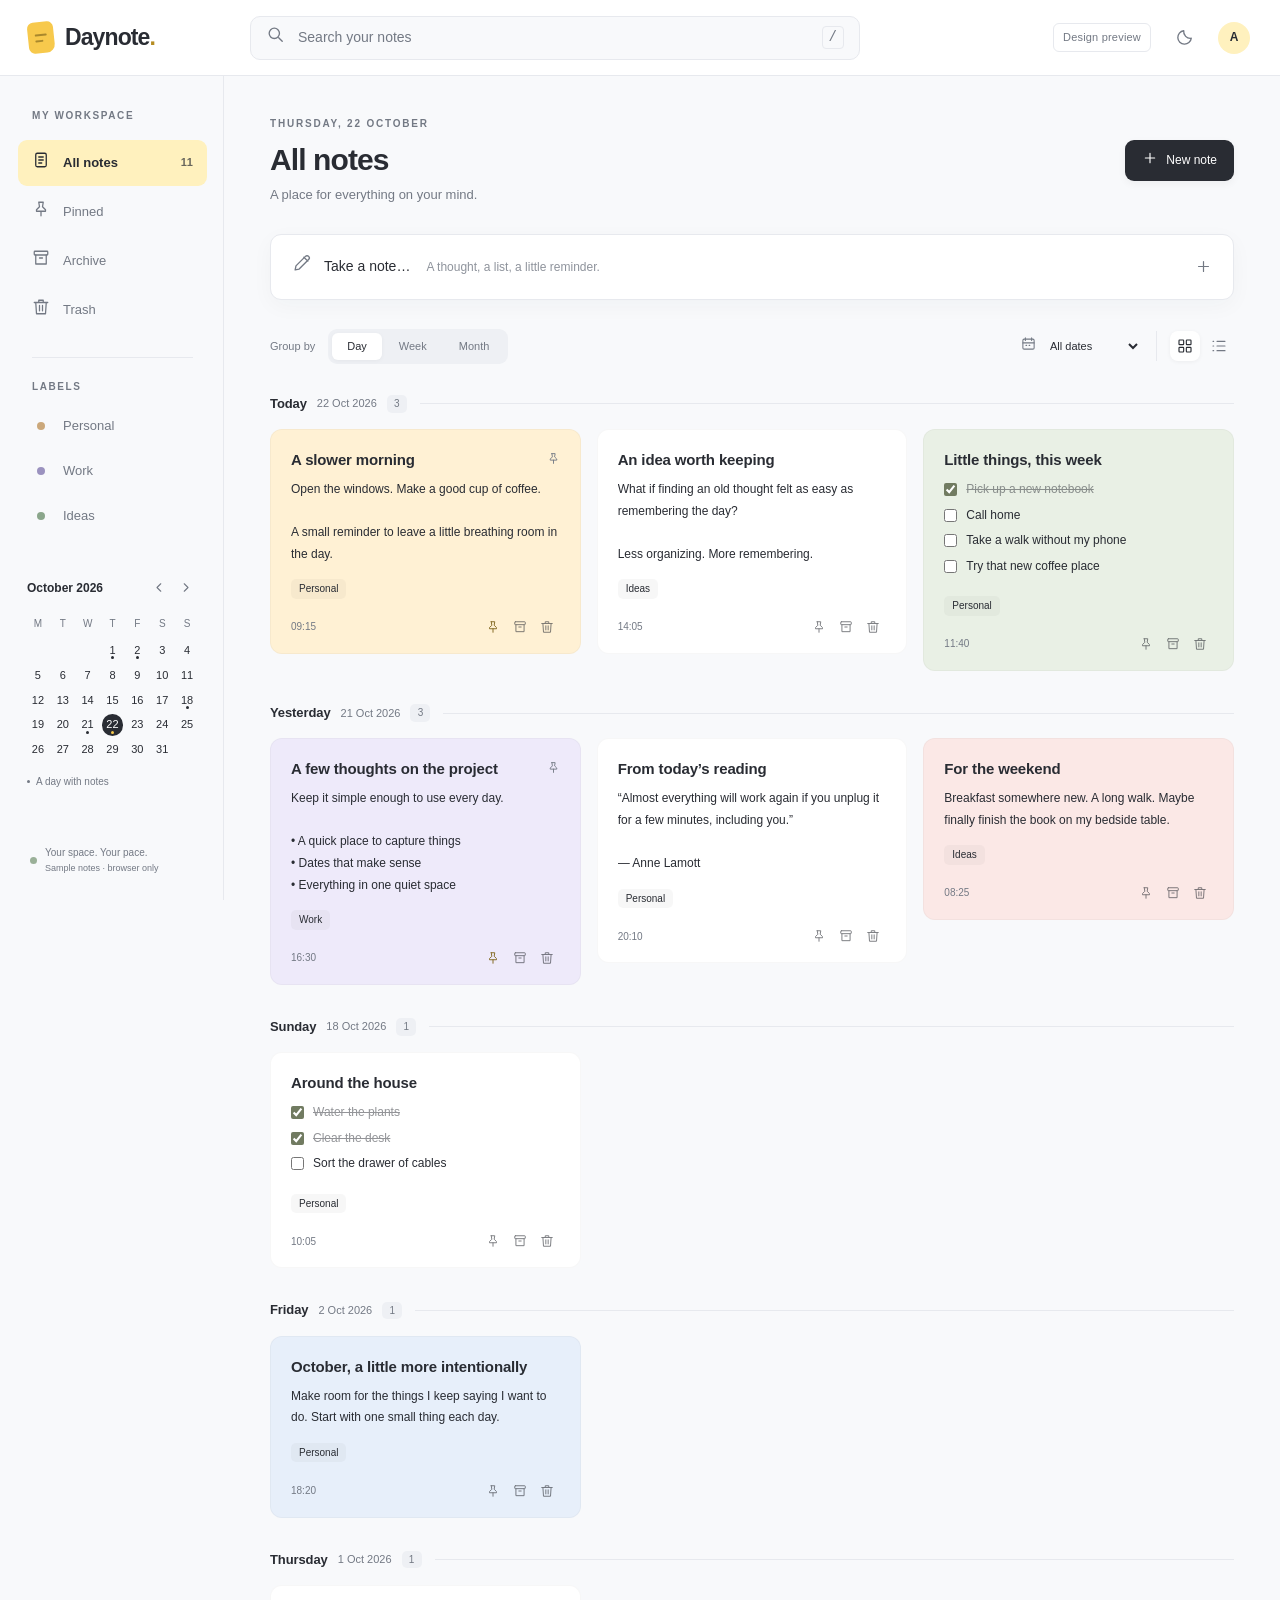
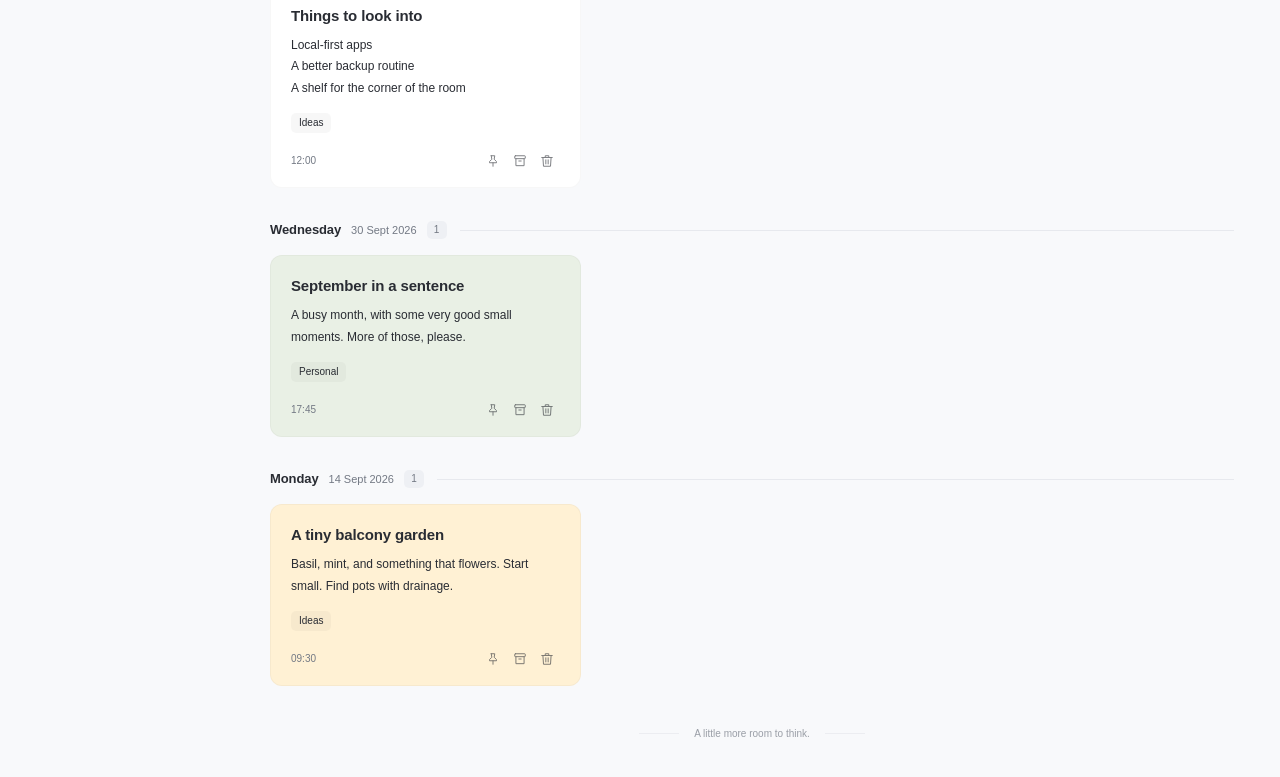
<file: design/index.html>
<!doctype html>
<html lang="en">
<head>
  <meta charset="utf-8">
  <meta name="viewport" content="width=device-width, initial-scale=1">
  <meta name="theme-color" content="#f8f9fb">
  <title>Daynote — notes, day by day</title>
  <link rel="stylesheet" href="styles.css">
</head>
<body>
  <header class="topbar">
    <div class="brand-area"><button class="icon-button menu-toggle" aria-label="Toggle navigation" id="menu-toggle"></button><a class="brand" href="./"><span class="brand-mark" aria-hidden="true"></span>Daynote<span class="brand-dot">.</span></a></div>
    <label class="search"><span data-icon="search"></span><input id="search" type="search" placeholder="Search your notes" aria-label="Search your notes"><kbd>/</kbd></label>
    <div class="top-actions"><button class="preview-badge" id="guide-button">Design preview</button><button class="icon-button" id="theme-button" aria-label="Switch to dark appearance"></button><span class="avatar" aria-label="Ajmal's workspace">A</span></div>
  </header>
  <button class="nav-scrim" id="nav-scrim" aria-label="Close navigation" hidden></button>
  <aside class="sidebar" id="sidebar" aria-label="Main navigation">
    <div class="workspace-label">MY WORKSPACE</div>
    <nav id="main-nav">
      <button class="nav-item active" data-scope="all"><span data-icon="notes"></span><span>All notes</span><span class="nav-count" id="all-count"></span></button>
      <button class="nav-item" data-scope="pinned"><span data-icon="pin"></span><span>Pinned</span></button>
      <button class="nav-item" data-scope="archive"><span data-icon="archive"></span><span>Archive</span></button>
      <button class="nav-item" data-scope="trash"><span data-icon="trash"></span><span>Trash</span></button>
    </nav>
    <div class="sidebar-rule"></div>
    <div class="workspace-label label-heading">LABELS</div>
    <nav id="label-nav"><button class="nav-item" data-label="Personal"><span class="label-dot personal"></span><span>Personal</span></button><button class="nav-item" data-label="Work"><span class="label-dot work"></span><span>Work</span></button><button class="nav-item" data-label="Ideas"><span class="label-dot ideas"></span><span>Ideas</span></button></nav>
    <section class="mini-calendar" aria-label="Browse notes by date">
      <div class="calendar-heading"><strong id="calendar-title">October 2026</strong><div><button id="calendar-prev" class="icon-button small" aria-label="Previous month"></button><button id="calendar-next" class="icon-button small" aria-label="Next month"></button></div></div>
      <div class="calendar-weekdays" aria-hidden="true"><span>M</span><span>T</span><span>W</span><span>T</span><span>F</span><span>S</span><span>S</span></div>
      <div class="calendar-days" id="calendar-days"></div><div class="calendar-legend"><span></span> A day with notes</div>
    </section>
    <div class="sidebar-bottom"><span class="tiny-mark" aria-hidden="true"></span><div>Your space. Your pace.<small>Sample notes · browser only</small></div></div>
  </aside>
  <main>
    <div class="page-heading"><div><div class="eyebrow" id="eyebrow">THURSDAY, 22 OCTOBER</div><h1 id="page-title">All notes</h1><p id="page-description">A place for everything on your mind.</p></div><button class="new-note" id="new-note"><span data-icon="plus"></span>New note</button></div>
    <button class="composer" id="composer"><span data-icon="edit"></span><span>Take a note…</span><span class="composer-hint">A thought, a list, a little reminder.</span><span class="composer-end" data-icon="plus"></span></button>
    <section class="toolbar" aria-label="Note views and filters">
      <div class="group-control"><span class="control-caption">Group by</span><div class="segmented" aria-label="Group notes"><button data-group="day" aria-pressed="true">Day</button><button data-group="week" aria-pressed="false">Week</button><button data-group="month" aria-pressed="false">Month</button></div></div>
      <div class="view-controls"><label class="date-filter"><span data-icon="calendar"></span><select id="date-filter" aria-label="Filter by date"><option value="all">All dates</option><option value="today">Today</option><option value="week">This week</option><option value="month">This month</option><option value="custom">Choose a date</option></select></label><input id="custom-date" aria-label="Choose a date" type="date" hidden><div class="layout-control"><button id="grid-button" class="icon-button active" aria-label="Grid layout" aria-pressed="true"></button><button id="list-button" class="icon-button" aria-label="List layout" aria-pressed="false"></button></div></div>
    </section>
    <div id="filter-summary" class="filter-summary" hidden></div>
    <div id="notes-feed" aria-live="polite"></div>
    <footer class="feed-footer"><span class="footer-line"></span><span>A little more room to think.</span><span class="footer-line"></span></footer>
  </main>
  <div class="toast" id="toast" role="status" hidden></div>
  <dialog id="editor" class="editor-dialog" aria-labelledby="editor-heading">
    <form id="editor-form">
      <div class="editor-top"><span class="editor-caption" id="editor-heading">YOUR NOTE</span><div><button type="button" id="editor-pin" class="icon-button" aria-label="Pin note"></button><button type="button" id="editor-close" class="icon-button" aria-label="Close note"></button></div></div>
      <input id="note-title" class="note-title" aria-label="Note title" placeholder="Title" maxlength="200">
      <textarea id="note-body" class="note-body" aria-label="Note content" placeholder="Let your thoughts land here…"></textarea>
      <div id="checklist-editor" hidden></div><button type="button" id="add-item" class="text-button" hidden>+ Add an item</button>
      <div class="editor-context"><span data-icon="calendar"></span><span id="note-date"></span></div>
      <div class="editor-options"><div class="swatches" id="swatches" role="group" aria-label="Note color"></div><label class="editor-label-select"><span data-icon="tag"></span><select id="note-label" aria-label="Note label"><option value="">No label</option><option>Personal</option><option>Work</option><option>Ideas</option></select></label></div>
      <div class="save-problem" id="save-problem" hidden></div>
      <div class="editor-footer"><div><button type="button" id="toggle-checklist" class="icon-button" aria-label="Switch to checklist"></button><button type="button" id="editor-archive" class="icon-button" aria-label="Archive note"></button><button type="button" id="editor-trash" class="icon-button" aria-label="Move note to trash"></button></div><span id="save-status" role="status">Not yet saved</span><button type="submit" class="done-button">Done</button></div>
    </form>
  </dialog>
  <dialog id="guide" class="guide-dialog" aria-labelledby="guide-title"><button id="guide-close" class="icon-button guide-close" aria-label="Close preview guide"></button><div class="eyebrow">DESIGN EXPLORATION</div><h2 id="guide-title">Meet Daynote.</h2><p>A familiar place to capture things, with a timeline that remembers when you wrote them.</p><ul><li>Switch Day, Week, and Month to regroup the same notes.</li><li>Try search, labels, the calendar, and grid or list layout.</li><li>Open a card to edit it. Changes stay in this browser.</li><li>Pin, archive, trash, and restore the sample notes.</li></ul><div class="guide-note">This is a design prototype with sample content and a fixed demo date of 22 October 2026. It is not connected to your Raspberry Pi. Browser storage can be cleared.</div><label class="state-picker">Editor state to explore<select id="demo-state"><option value="normal">Normal save</option><option value="error">Could not save</option><option value="conflict">Another edit was found</option></select></label><div class="guide-actions"><button id="reset-demo" class="text-button">Reset sample notes</button><button id="start-exploring" class="done-button">Start exploring</button></div></dialog>
  <script src="app.js"></script>
</body>
</html>
</file>
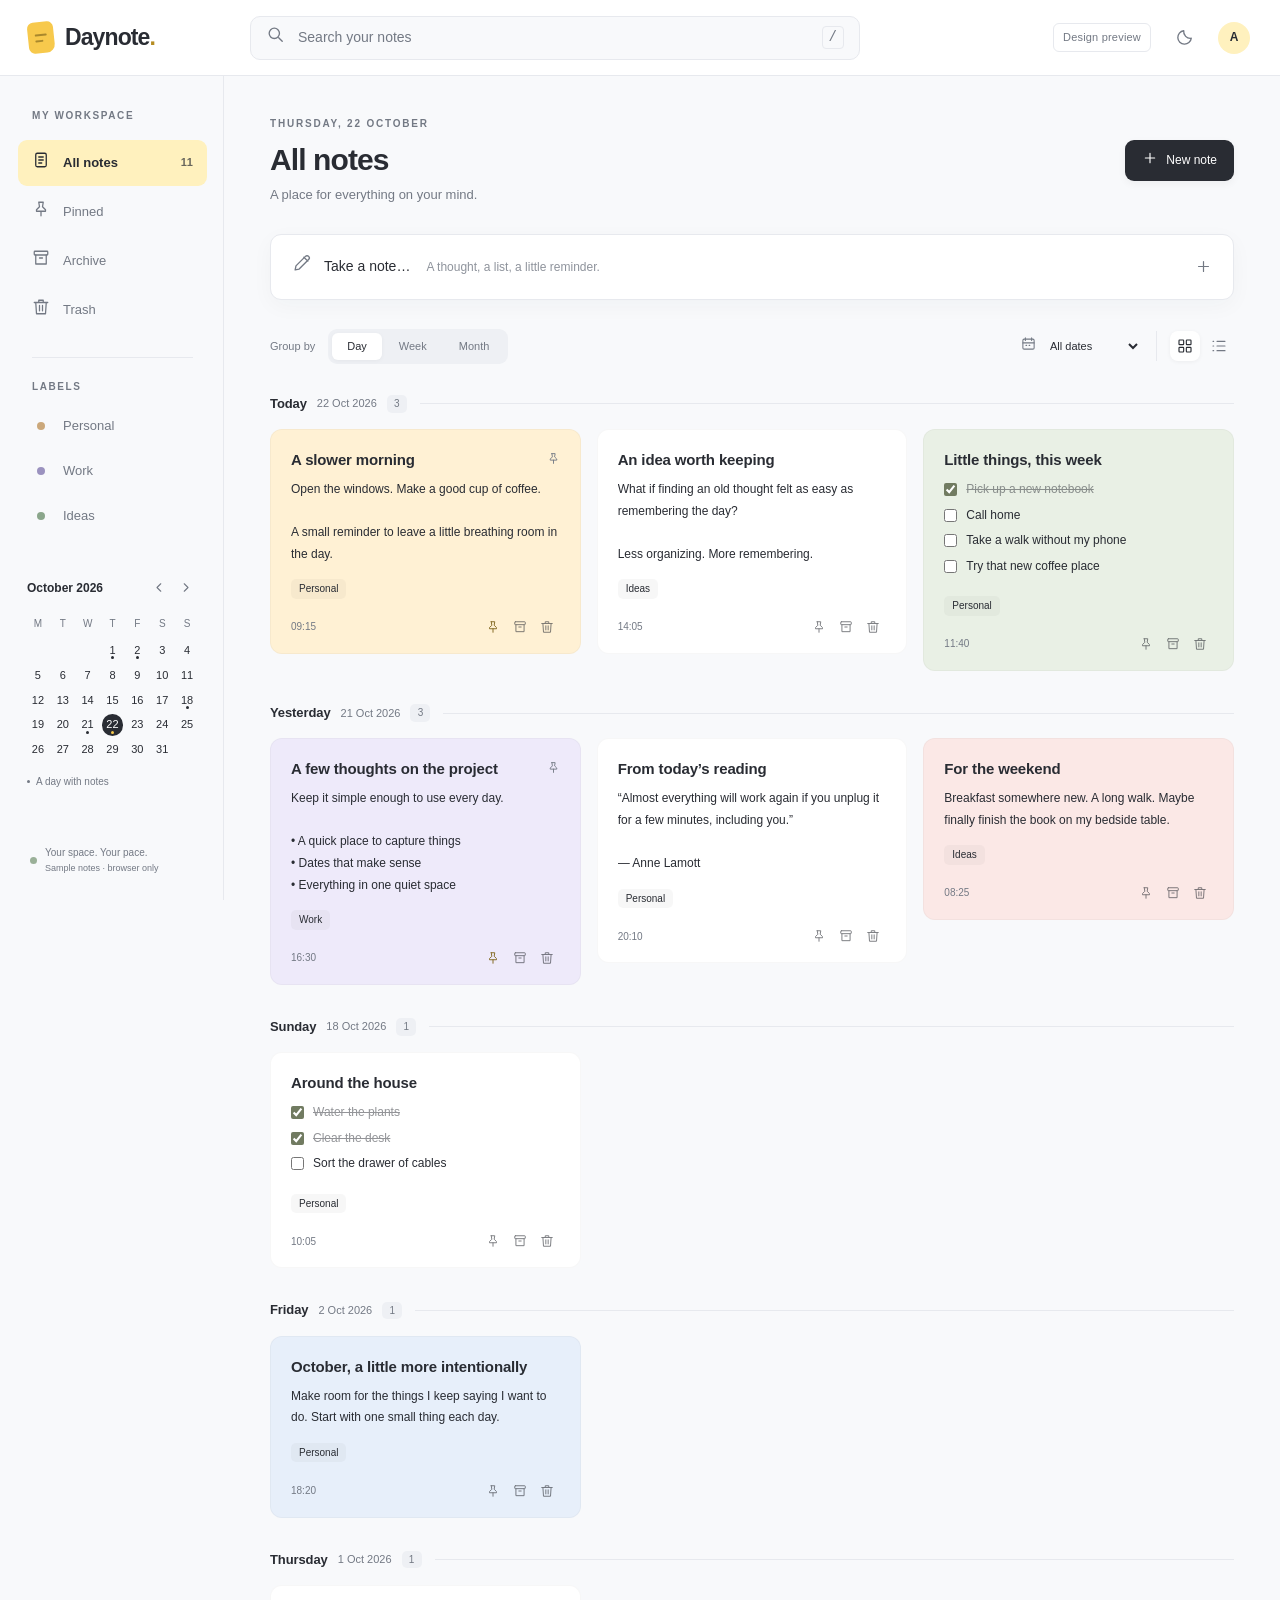
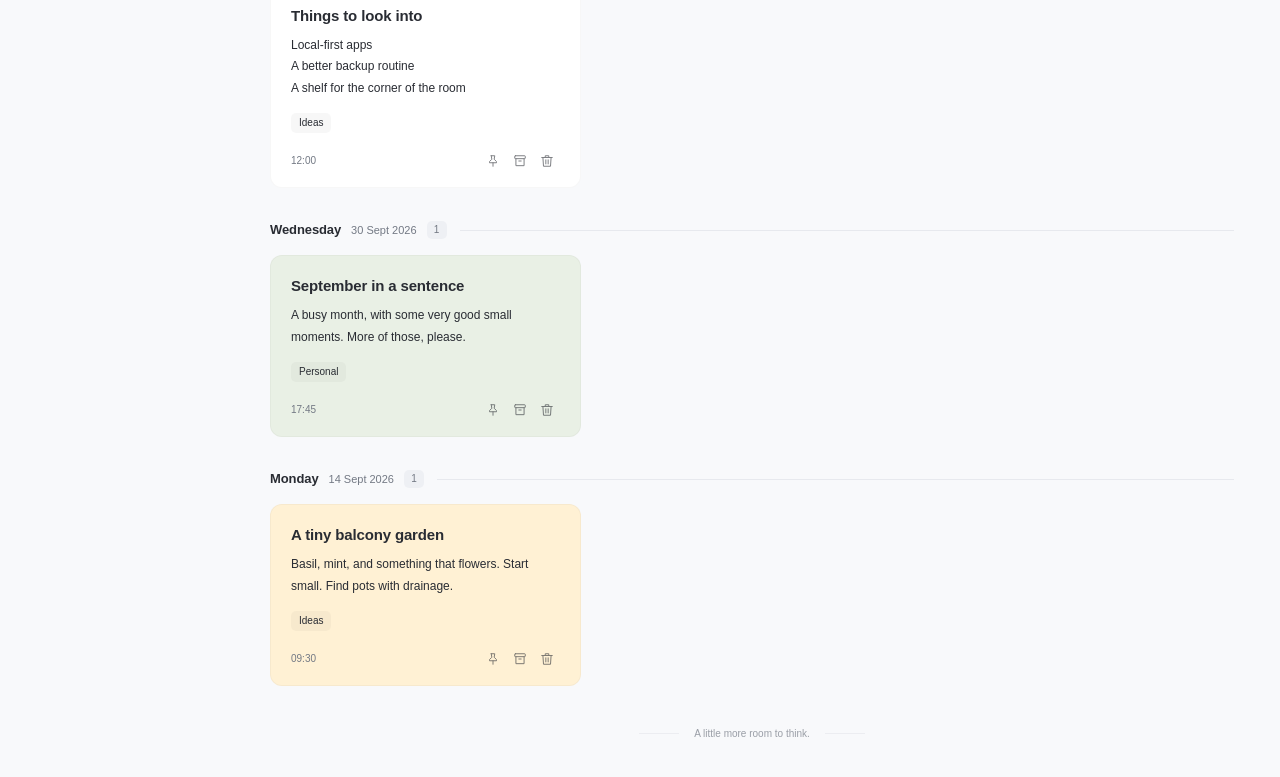
<file: design/daynote-preview.html>
<!doctype html>
<html lang="en">
<head>
  <meta charset="utf-8">
  <meta name="viewport" content="width=device-width, initial-scale=1">
  <meta name="theme-color" content="#f8f9fb">
  <title>Daynote — notes, day by day</title>
  <style>
@charset "UTF-8";
:root{color-scheme:light;--bg:#f8f9fb;--surface:#fff;--text:#292c33;--muted:#737984;--line:#e7e9ee;--hover:#eef0f4;--accent:#f7c94c;--accent-soft:#fff1be;--card-plain:#fff;--card-sand:#fff1d4;--card-sage:#e9f0e5;--card-lavender:#eeeafa;--card-rose:#fbe8e6;--card-blue:#e7effa;--shadow:0 6px 22px #292c3309;--modal-shadow:0 24px 100px #171c342b}
:root[data-theme=dark]{color-scheme:dark;--bg:#191b20;--surface:#22252b;--text:#eceef3;--muted:#a3a9b5;--line:#343840;--hover:#2d3139;--accent:#edc355;--accent-soft:#514622;--card-plain:#24272e;--card-sand:#413a2a;--card-sage:#2c3b31;--card-lavender:#363246;--card-rose:#443234;--card-blue:#2c3849;--shadow:0 6px 22px #00000012;--modal-shadow:0 24px 100px #0008}
*{box-sizing:border-box}body{margin:0;background:var(--bg);color:var(--text);font:14px/1.55 -apple-system,BlinkMacSystemFont,"Segoe UI",sans-serif}button,input,select,textarea{font:inherit}button,a,input,textarea,select{-webkit-tap-highlight-color:transparent}button{cursor:pointer;color:inherit}button{border:0;background:none}button:focus-visible,a:focus-visible{outline:2px solid #92701b;outline-offset:4px}button:disabled{cursor:default;opacity:.5}input,textarea{color:var(--text)}input::placeholder,textarea::placeholder{color:var(--muted)}[hidden]{display:none!important}svg{width:19px;height:19px;stroke:currentColor;fill:none;stroke-width:1.7;stroke-linecap:round;stroke-linejoin:round;flex-shrink:0}button svg{pointer-events:none}.icon-button{width:35px;height:35px;border-radius:8px;display:inline-flex;align-items:center;justify-content:center;color:var(--muted);flex-shrink:0}.icon-button:hover{background:var(--hover);color:var(--text)}.icon-button.active{background:var(--surface);color:var(--text);box-shadow:0 1px 4px #0000000d}.icon-button.small{width:26px;height:28px}.icon-button.small svg{width:15px;height:15px}
.topbar{height:76px;border-bottom:1px solid var(--line);background:var(--surface);display:flex;align-items:center;padding:0 30px 0 28px;gap:36px;position:sticky;top:0;z-index:5}.brand-area{width:186px;flex-shrink:0;display:flex;align-items:center}.brand{display:flex;align-items:center;color:var(--text);text-decoration:none;font-size:23px;letter-spacing:-.9px;font-weight:650}.brand-dot{color:#b58c21}.brand-mark{display:block;width:26px;height:31px;background:var(--accent);border-radius:6px 6px 8px 6px;position:relative;margin-right:11px;transform:rotate(-6deg)}.brand-mark:before,.brand-mark:after{content:"";position:absolute;left:7px;height:2px;border-radius:4px;background:#80651b;opacity:.65;top:12px;width:12px}.brand-mark:after{top:18px;width:8px}.search{height:44px;max-width:610px;flex:1;background:var(--bg);border:1px solid var(--line);border-radius:10px;display:flex;align-items:center;padding:0 15px;gap:11px;color:var(--muted)}.search:focus-within{border-color:#b6aa7c;box-shadow:0 0 0 3px #e9c85818}.search input{border:0;background:none;outline:none;width:100%;font-size:14px;min-width:0}.search kbd{font:12px/1.5 inherit;border:1px solid var(--line);padding:0 6px;border-radius:4px}.top-actions{margin-left:auto;display:flex;align-items:center;gap:16px}.preview-badge{font-size:11px;letter-spacing:.2px;border:1px solid var(--line);border-radius:6px;padding:5px 9px;color:var(--muted);white-space:nowrap}.preview-badge:hover{background:var(--hover)}.avatar{width:32px;height:32px;border-radius:50%;background:var(--accent-soft);display:grid;place-items:center;font-size:12px;font-weight:600;color:var(--text)}.menu-toggle{display:none}
.sidebar{width:224px;padding:32px 16px 24px 18px;position:fixed;top:76px;bottom:0;display:flex;flex-direction:column;overflow:auto;border-right:1px solid var(--line);background:var(--bg)}.workspace-label{font-size:10px;letter-spacing:1.6px;font-weight:600;color:var(--muted);padding:0 14px;margin-bottom:13px}.nav-item{width:100%;display:flex;align-items:center;gap:13px;padding:11px 14px;border-radius:9px;text-align:left;color:var(--muted);font-size:13px;margin:3px 0;min-height:42px}.nav-item:hover{background:var(--hover);color:var(--text)}.nav-item.active{background:var(--accent-soft);color:var(--text);font-weight:550}.nav-count{margin-left:auto;font-size:11px;opacity:.7}.nav-item svg{width:18px;height:18px}.sidebar-rule{height:1px;background:var(--line);margin:21px 14px}.label-heading{margin-bottom:7px}.label-dot{width:8px;height:8px;border-radius:50%;margin:0 5px;flex-shrink:0}.personal{background:#cba87b}.work{background:#9b92bf}.ideas{background:#8ba68b}.mini-calendar{margin:34px 9px 25px}.calendar-heading{display:flex;align-items:center;justify-content:space-between;margin-bottom:14px}.calendar-heading strong{font-size:12px;font-weight:550}.calendar-heading>div{display:flex}.calendar-weekdays,.calendar-days{display:grid;grid-template-columns:repeat(7,1fr);text-align:center;gap:3px}.calendar-weekdays{font-size:10px;color:var(--muted);margin-bottom:8px}.calendar-days button{aspect-ratio:1;border-radius:50%;font-size:11px;position:relative;min-width:0;padding:0}.calendar-days button:hover{background:var(--hover)}.calendar-days button.today{background:var(--text);color:var(--surface)}.calendar-days button.selected{outline:1px solid #aa8731;outline-offset:1px}.calendar-days button.has-notes:after{content:"";width:3px;height:3px;border-radius:50%;background:currentColor;position:absolute;bottom:2px;left:calc(50% - 1.5px)}.calendar-days button.today:after{background:var(--accent)}.calendar-legend{display:flex;gap:6px;align-items:center;font-size:10px;color:var(--muted);margin-top:13px}.calendar-legend span{width:3px;height:3px;border-radius:50%;background:var(--muted)}.sidebar-bottom{margin-top:auto;padding:20px 12px 0;display:flex;align-items:center;gap:8px;font-size:10px;color:var(--muted)}.sidebar-bottom small{display:block;font-size:9px;margin-top:2px}.tiny-mark{width:7px;height:7px;background:#9ab098;border-radius:50%;flex-shrink:0}
main{margin-left:224px;padding:40px 46px 30px;max-width:1580px}.page-heading{display:flex;align-items:center;justify-content:space-between;gap:20px;margin-bottom:29px}.eyebrow{font-size:10px;font-weight:600;letter-spacing:1.8px;color:var(--muted)}h1{font-size:30px;line-height:1.25;letter-spacing:-.9px;font-weight:550;margin:9px 0 7px}.page-heading p{font-size:13px;color:var(--muted);margin:0}.new-note{display:flex;gap:8px;align-items:center;justify-content:center;background:var(--text);color:var(--surface);border-radius:9px;padding:10px 17px;font-size:12px;box-shadow:0 3px 8px #0000000c}.new-note:hover{opacity:.85}.new-note svg{width:16px;height:16px}.composer{display:flex;align-items:center;gap:13px;width:100%;background:var(--surface);border:1px solid var(--line);border-radius:11px;box-shadow:var(--shadow);padding:19px 21px;color:var(--muted);text-align:left}.composer>span:nth-child(2){color:var(--text);font-size:14px;font-weight:500}.composer-hint{font-size:12px;opacity:.8;margin-left:3px}.composer-end{margin-left:auto;display:flex}.composer-end svg{width:17px;height:17px}.toolbar{display:flex;justify-content:space-between;align-items:center;gap:16px;margin:29px 0 30px}.group-control{display:flex;gap:13px;align-items:center}.control-caption{font-size:11px;color:var(--muted)}.segmented{display:flex;background:var(--hover);padding:4px;border-radius:9px;gap:2px}.segmented button{padding:5px 15px;border-radius:6px;font-size:11px;color:var(--muted)}.segmented button[aria-pressed=true]{background:var(--surface);color:var(--text);box-shadow:0 1px 4px #0000000b}.view-controls{display:flex;align-items:center;gap:15px}.date-filter{display:flex;align-items:center;gap:7px;color:var(--muted)}.date-filter svg{width:15px;height:15px}.date-filter select{border:0;background:transparent;color:var(--text);font-size:11px;max-width:125px;padding:5px 3px}.layout-control{display:flex;border-left:1px solid var(--line);padding-left:13px;gap:4px}.layout-control .icon-button{width:30px;height:30px}.layout-control svg{width:16px;height:16px}#custom-date{font-size:11px;max-width:125px;border:1px solid var(--line);border-radius:5px;background:var(--surface);padding:4px}.filter-summary{display:flex;align-items:center;gap:8px;font-size:12px;color:var(--muted);margin:-13px 0 23px}.filter-summary button{font-size:11px;text-decoration:underline;text-underline-offset:3px}.note-group{margin-bottom:32px}.group-heading{display:flex;gap:10px;align-items:center;margin-bottom:15px}.group-heading h2{margin:0;font-size:13px;font-weight:600;letter-spacing:-.1px}.group-heading .group-date{font-size:11px;color:var(--muted)}.group-heading .group-quantity{font-size:10px;background:var(--hover);border-radius:5px;min-width:20px;text-align:center;padding:1px 5px;color:var(--muted)}.group-heading:after{content:"";height:1px;background:var(--line);flex:1;margin-left:3px}.note-grid{display:grid;grid-template-columns:repeat(3,minmax(0,1fr));gap:16px;align-items:start}.note-card{background:var(--card-plain);border:1px solid #00000008;border-radius:12px;padding:19px 20px 12px;position:relative;transition:box-shadow .16s,transform .16s;min-width:0;overflow-wrap:anywhere}.note-card:hover{box-shadow:0 5px 18px #1d25380c;transform:translateY(-2px)}.tone-sand{background:var(--card-sand)}.tone-sage{background:var(--card-sage)}.tone-lavender{background:var(--card-lavender)}.tone-rose{background:var(--card-rose)}.tone-blue{background:var(--card-blue)}.card-title-row{display:flex;align-items:start;gap:8px;margin-bottom:9px}.card-title{font-size:15px;font-weight:550;line-height:1.4;letter-spacing:-.15px;text-align:left;padding:0;flex:1}.card-pin-indicator{color:var(--muted);width:13px;height:13px;margin-top:3px}.card-content{font-size:12px;line-height:1.8;white-space:pre-line;display:block;text-align:left;padding:0;width:100%;color:var(--text);max-height:155px;overflow:hidden}.card-content p{margin:0}.note-checklist{list-style:none;padding:0;margin:10px 0 3px;font-size:12px}.note-checklist li{margin:7px 0}.note-checklist label{display:flex;align-items:flex-start;gap:9px;cursor:pointer}.note-checklist input{width:13px;height:13px;margin:3px 0 0;accent-color:#717b61;flex-shrink:0}.note-checklist .checked{text-decoration:line-through;opacity:.5}.more-items{font-size:11px;color:var(--muted);margin-top:9px}.card-label{display:inline-block;font-size:10px;padding:2px 8px;border-radius:5px;background:#00000008;margin-top:14px}.card-bottom{display:flex;align-items:center;margin-top:14px;min-height:28px;gap:4px}.card-time{color:var(--muted);font-size:10px;margin-right:auto}.card-actions{display:flex;gap:1px}.card-actions .icon-button{width:26px;height:27px;color:var(--text);opacity:.6;border-radius:5px}.card-actions .icon-button svg{width:14px;height:14px}.card-actions .icon-button:hover{background:#0000000a;opacity:1}.card-actions .is-pinned{opacity:1;color:#866d27}.note-grid.list{grid-template-columns:1fr;gap:10px;max-width:850px}.list .note-card{padding:17px 21px 12px}.list .card-content{max-height:72px}.list .card-label{margin-top:9px}.list .card-bottom{margin-top:7px}.list .note-checklist{display:flex;gap:18px;flex-wrap:wrap}.list .card-title-row{margin-bottom:4px}.feed-footer{display:flex;align-items:center;justify-content:center;gap:15px;color:var(--muted);font-size:10px;margin:40px 0 5px;opacity:.7}.footer-line{height:1px;width:40px;background:var(--line)}.empty-state{padding:70px 20px 90px;text-align:center}.empty-symbol{width:58px;height:58px;border-radius:17px;background:var(--hover);display:grid;place-items:center;color:var(--muted);margin:0 auto 20px}.empty-symbol svg{width:25px;height:25px}.empty-state h2{font-size:19px;font-weight:500}.empty-state p{font-size:13px;color:var(--muted)}.empty-state button{margin-top:10px}.toast{position:fixed;bottom:24px;left:calc(50% + 90px);transform:translateX(-50%);background:var(--text);color:var(--surface);padding:12px 20px;border-radius:9px;box-shadow:var(--shadow);font-size:12px;z-index:30;max-width:90vw;text-align:center}
dialog{color:var(--text);border:1px solid var(--line);background:var(--surface);border-radius:16px;box-shadow:var(--modal-shadow);padding:0;max-height:90dvh}dialog::backdrop{background:#23273466;backdrop-filter:blur(3px)}.editor-dialog{width:590px;max-width:calc(100vw - 28px);background:var(--card-plain)}.editor-dialog form{padding:21px 27px 0}.editor-top{display:flex;align-items:center;justify-content:space-between;margin-bottom:12px}.editor-top>div{display:flex;gap:5px}.editor-caption{font-size:10px;letter-spacing:1.6px;color:var(--muted)}.note-title{display:block;width:100%;font-size:23px;letter-spacing:-.5px;font-weight:550;border:0;background:none;padding:7px 0;outline:none}.note-title:focus-visible,.note-body:focus-visible{outline:none;box-shadow:0 2px 0 #bda35b66}.note-body{display:block;resize:vertical;min-height:230px;width:100%;background:none;border:0;outline:none;padding:12px 0;font-size:15px;line-height:1.8}.editor-context{display:flex;align-items:center;gap:7px;font-size:11px;color:var(--muted);margin-top:18px}.editor-context svg{width:13px;height:13px}.editor-options{display:flex;align-items:center;justify-content:space-between;gap:12px;padding:20px 0}.swatches{display:flex;gap:7px}.swatch{width:23px;height:23px;border-radius:50%;border:1px solid #00000015;background:var(--card-plain);display:grid;place-items:center}.swatch svg{width:13px;height:13px}.swatch[aria-pressed=true]{outline:1.5px solid var(--text);outline-offset:3px}.editor-label-select{display:flex;gap:5px;align-items:center;color:var(--muted)}.editor-label-select svg{width:14px;height:14px}.editor-label-select select{max-width:100px;border:0;background:transparent;font-size:11px;padding:4px;color:var(--text)}.editor-footer{border-top:1px solid #00000012;display:flex;gap:10px;align-items:center;padding:13px 0}.editor-footer>div{display:flex}.editor-footer #save-status{font-size:10px;color:var(--muted);margin-left:auto}.done-button{background:var(--text);color:var(--surface);border-radius:7px;padding:9px 19px;font-size:12px;white-space:nowrap}.text-button{font-size:12px;padding:6px 0;text-decoration:underline;text-underline-offset:4px}.check-edit-row{display:flex;align-items:center;gap:9px;margin:9px 0}.check-edit-row input[type=text]{width:100%;background:none;border:0;border-bottom:1px solid var(--line);padding:8px 0;outline:none}.check-edit-row input[type=checkbox]{accent-color:#7b826b}.save-problem{background:var(--surface);border:1px solid #c39b7e;border-radius:9px;padding:13px;font-size:12px;margin-bottom:17px}.save-problem strong{display:block;margin-bottom:4px}.save-problem p{margin:4px 0 10px;color:var(--muted)}.save-problem button{padding:5px 10px;border:1px solid var(--line);border-radius:5px;font-size:11px;margin-right:7px}.guide-dialog{width:520px;max-width:calc(100vw - 28px);padding:35px}.guide-close{position:absolute;right:15px;top:15px}.guide-dialog h2{font-size:29px;letter-spacing:-.8px;margin:12px 0}.guide-dialog p,.guide-dialog li{font-size:13px;color:var(--muted)}.guide-dialog ul{padding-left:20px;line-height:1.9}.guide-note{font-size:11px;color:var(--muted);border-top:1px solid var(--line);padding-top:18px}.state-picker{display:flex;flex-direction:column;font-size:12px;gap:8px;margin-top:21px}.state-picker select{padding:9px;border-radius:7px;background:var(--bg);color:var(--text);border:1px solid var(--line)}.guide-actions{display:flex;align-items:center;justify-content:space-between;gap:10px;margin-top:25px}.nav-scrim{display:none}
@media(min-width:1650px){.note-grid{grid-template-columns:repeat(4,minmax(0,1fr))}}
@media(max-width:1180px){.topbar{gap:22px;padding-right:22px}.brand-area{width:174px}.sidebar{width:212px}main{margin-left:212px;padding:35px 30px}.note-grid{grid-template-columns:repeat(2,minmax(0,1fr))}.composer-hint{display:none}.top-actions{gap:10px}.preview-badge{font-size:10px}}
@media(max-width:780px){.topbar{height:65px;padding:0 16px;gap:15px;flex-wrap:wrap}.brand-area{width:auto;gap:5px}.brand{font-size:21px}.brand-mark{width:22px;height:27px;margin-right:8px}.brand-mark:before{top:10px;left:6px;width:11px}.brand-mark:after{top:16px;left:6px}.menu-toggle{display:inline-flex;width:30px}.top-actions{gap:8px}.topbar>.search{order:3;position:absolute;left:18px;right:18px;top:85px;max-width:none;width:auto;height:42px}.search kbd{display:none}.preview-badge{font-size:9px;padding:4px 6px}.avatar{width:28px;height:28px;font-size:11px}.top-actions>.icon-button{width:30px}.sidebar{transform:translateX(-100%);transition:transform .2s;top:65px;width:244px;z-index:12;background:var(--surface);padding-top:25px}.sidebar.open{transform:translateX(0)}.nav-scrim:not([hidden]){display:block;position:fixed;inset:65px 0 0;background:#171d3155;z-index:11}.mini-calendar{max-width:180px}main{margin-left:0;padding:88px 22px 30px}.page-heading{margin-bottom:23px;align-items:center}.page-heading .eyebrow{font-size:9px;letter-spacing:1.5px}h1{font-size:27px;margin-top:7px}.page-heading p{font-size:12px}.new-note{padding:10px 12px;font-size:11px;gap:5px}.composer{padding:17px}.toolbar{margin:23px 0;gap:10px;flex-wrap:wrap}.control-caption{display:none}.segmented button{padding:5px 13px}.view-controls{gap:8px}.layout-control{padding-left:7px}.date-filter{gap:4px}.date-filter select{max-width:100px;font-size:10px}.note-grid{gap:13px}.note-card{padding:17px 16px 10px}.card-title{font-size:14px}.card-content{font-size:12px}.group-heading{gap:8px}.group-heading .group-date{font-size:10px}.toast{left:50%}.feed-footer{margin-top:30px}#custom-date{width:112px}.editor-dialog form{padding:17px 20px 0}.note-title{font-size:23px}.note-body{font-size:16px}.editor-footer{gap:5px}.editor-footer #save-status{max-width:130px;text-align:right}.editor-footer .icon-button{width:31px}.swatches{gap:6px}.swatch{width:22px;height:22px}}
@media(max-width:480px){.note-grid{grid-template-columns:1fr}.note-card{padding:20px 21px 12px}.card-title{font-size:16px}.card-content{font-size:13px;max-height:180px}.note-checklist{font-size:13px}.card-time{font-size:11px}.card-label{font-size:11px}.card-actions .icon-button{width:34px;height:34px}.card-actions .icon-button svg{width:16px;height:16px}.card-bottom{margin-top:12px}.note-group{margin-bottom:28px}.new-note{width:39px;height:39px;font-size:0;padding:0;border-radius:10px}.new-note svg{width:19px;height:19px}.page-heading p{max-width:260px}.group-heading .group-date{font-size:10px}.guide-dialog{padding:30px 24px}.mini-calendar .calendar-days button{min-height:25px}.note-grid.list .card-content{max-height:90px}.list .note-checklist{display:block}.editor-options{flex-wrap:wrap}.editor-context{font-size:10px}.top-actions{gap:4px}.toolbar{row-gap:13px}.note-checklist input{width:16px;height:16px;margin-top:3px}.note-checklist label{min-height:28px}.note-checklist li{margin:3px 0}.editor-footer{flex-wrap:wrap}.editor-footer #save-status{font-size:10px}.editor-footer .done-button{padding:9px 14px}}
@media(max-width:780px){.topbar{height:132px;padding-top:17px;align-items:flex-start}.topbar>.search{top:72px}.sidebar{top:132px}.nav-scrim:not([hidden]){inset:132px 0 0}main{padding-top:24px}}
@media(max-width:360px){.topbar{padding-left:12px;padding-right:12px;gap:9px}.avatar{display:none}.brand{font-size:20px}.card-actions .icon-button{width:44px;height:44px}main{padding-left:18px;padding-right:18px}}
@media(prefers-reduced-motion:reduce){*{transition:none!important;scroll-behavior:auto!important}}

</style>
</head>
<body>
  <header class="topbar">
    <div class="brand-area"><button class="icon-button menu-toggle" aria-label="Toggle navigation" id="menu-toggle"></button><a class="brand" href="daynote-preview.html"><span class="brand-mark" aria-hidden="true"></span>Daynote<span class="brand-dot">.</span></a></div>
    <label class="search"><span data-icon="search"></span><input id="search" type="search" placeholder="Search your notes" aria-label="Search your notes"><kbd>/</kbd></label>
    <div class="top-actions"><button class="preview-badge" id="guide-button">Design preview</button><button class="icon-button" id="theme-button" aria-label="Switch to dark appearance"></button><span class="avatar" aria-label="Ajmal's workspace">A</span></div>
  </header>
  <button class="nav-scrim" id="nav-scrim" aria-label="Close navigation" hidden></button>
  <aside class="sidebar" id="sidebar" aria-label="Main navigation">
    <div class="workspace-label">MY WORKSPACE</div>
    <nav id="main-nav">
      <button class="nav-item active" data-scope="all"><span data-icon="notes"></span><span>All notes</span><span class="nav-count" id="all-count"></span></button>
      <button class="nav-item" data-scope="pinned"><span data-icon="pin"></span><span>Pinned</span></button>
      <button class="nav-item" data-scope="archive"><span data-icon="archive"></span><span>Archive</span></button>
      <button class="nav-item" data-scope="trash"><span data-icon="trash"></span><span>Trash</span></button>
    </nav>
    <div class="sidebar-rule"></div>
    <div class="workspace-label label-heading">LABELS</div>
    <nav id="label-nav"><button class="nav-item" data-label="Personal"><span class="label-dot personal"></span><span>Personal</span></button><button class="nav-item" data-label="Work"><span class="label-dot work"></span><span>Work</span></button><button class="nav-item" data-label="Ideas"><span class="label-dot ideas"></span><span>Ideas</span></button></nav>
    <section class="mini-calendar" aria-label="Browse notes by date">
      <div class="calendar-heading"><strong id="calendar-title">October 2026</strong><div><button id="calendar-prev" class="icon-button small" aria-label="Previous month"></button><button id="calendar-next" class="icon-button small" aria-label="Next month"></button></div></div>
      <div class="calendar-weekdays" aria-hidden="true"><span>M</span><span>T</span><span>W</span><span>T</span><span>F</span><span>S</span><span>S</span></div>
      <div class="calendar-days" id="calendar-days"></div><div class="calendar-legend"><span></span> A day with notes</div>
    </section>
    <div class="sidebar-bottom"><span class="tiny-mark" aria-hidden="true"></span><div>Your space. Your pace.<small>Sample notes · browser only</small></div></div>
  </aside>
  <main>
    <div class="page-heading"><div><div class="eyebrow" id="eyebrow">THURSDAY, 22 OCTOBER</div><h1 id="page-title">All notes</h1><p id="page-description">A place for everything on your mind.</p></div><button class="new-note" id="new-note"><span data-icon="plus"></span>New note</button></div>
    <button class="composer" id="composer"><span data-icon="edit"></span><span>Take a note…</span><span class="composer-hint">A thought, a list, a little reminder.</span><span class="composer-end" data-icon="plus"></span></button>
    <section class="toolbar" aria-label="Note views and filters">
      <div class="group-control"><span class="control-caption">Group by</span><div class="segmented" aria-label="Group notes"><button data-group="day" aria-pressed="true">Day</button><button data-group="week" aria-pressed="false">Week</button><button data-group="month" aria-pressed="false">Month</button></div></div>
      <div class="view-controls"><label class="date-filter"><span data-icon="calendar"></span><select id="date-filter" aria-label="Filter by date"><option value="all">All dates</option><option value="today">Today</option><option value="week">This week</option><option value="month">This month</option><option value="custom">Choose a date</option></select></label><input id="custom-date" aria-label="Choose a date" type="date" hidden><div class="layout-control"><button id="grid-button" class="icon-button active" aria-label="Grid layout" aria-pressed="true"></button><button id="list-button" class="icon-button" aria-label="List layout" aria-pressed="false"></button></div></div>
    </section>
    <div id="filter-summary" class="filter-summary" hidden></div>
    <div id="notes-feed" aria-live="polite"></div>
    <footer class="feed-footer"><span class="footer-line"></span><span>A little more room to think.</span><span class="footer-line"></span></footer>
  </main>
  <div class="toast" id="toast" role="status" hidden></div>
  <dialog id="editor" class="editor-dialog" aria-labelledby="editor-heading">
    <form id="editor-form">
      <div class="editor-top"><span class="editor-caption" id="editor-heading">YOUR NOTE</span><div><button type="button" id="editor-pin" class="icon-button" aria-label="Pin note"></button><button type="button" id="editor-close" class="icon-button" aria-label="Close note"></button></div></div>
      <input id="note-title" class="note-title" aria-label="Note title" placeholder="Title" maxlength="200">
      <textarea id="note-body" class="note-body" aria-label="Note content" placeholder="Let your thoughts land here…"></textarea>
      <div id="checklist-editor" hidden></div><button type="button" id="add-item" class="text-button" hidden>+ Add an item</button>
      <div class="editor-context"><span data-icon="calendar"></span><span id="note-date"></span></div>
      <div class="editor-options"><div class="swatches" id="swatches" role="group" aria-label="Note color"></div><label class="editor-label-select"><span data-icon="tag"></span><select id="note-label" aria-label="Note label"><option value="">No label</option><option>Personal</option><option>Work</option><option>Ideas</option></select></label></div>
      <div class="save-problem" id="save-problem" hidden></div>
      <div class="editor-footer"><div><button type="button" id="toggle-checklist" class="icon-button" aria-label="Switch to checklist"></button><button type="button" id="editor-archive" class="icon-button" aria-label="Archive note"></button><button type="button" id="editor-trash" class="icon-button" aria-label="Move note to trash"></button></div><span id="save-status" role="status">Not yet saved</span><button type="submit" class="done-button">Done</button></div>
    </form>
  </dialog>
  <dialog id="guide" class="guide-dialog" aria-labelledby="guide-title"><button id="guide-close" class="icon-button guide-close" aria-label="Close preview guide"></button><div class="eyebrow">DESIGN EXPLORATION</div><h2 id="guide-title">Meet Daynote.</h2><p>A familiar place to capture things, with a timeline that remembers when you wrote them.</p><ul><li>Switch Day, Week, and Month to regroup the same notes.</li><li>Try search, labels, the calendar, and grid or list layout.</li><li>Open a card to edit it. Changes stay in this browser.</li><li>Pin, archive, trash, and restore the sample notes.</li></ul><div class="guide-note">This is a design prototype with sample content and a fixed demo date of 22 October 2026. It is not connected to your Raspberry Pi. Browser storage can be cleared.</div><label class="state-picker">Editor state to explore<select id="demo-state"><option value="normal">Normal save</option><option value="error">Could not save</option><option value="conflict">Another edit was found</option></select></label><div class="guide-actions"><button id="reset-demo" class="text-button">Reset sample notes</button><button id="start-exploring" class="done-button">Start exploring</button></div></dialog>
  <script>
(() => {
  'use strict';
  const $ = id => document.getElementById(id);
  const TODAY = '2026-10-22';
  const STORE = 'daynote-design-v1';
  const paths = {
    search:'<circle cx="10.5" cy="10.5" r="6.5"/><path d="m16 16 4.5 4.5"/>',
    plus:'<path d="M12 5v14M5 12h14"/>',
    notes:'<rect x="5" y="3" width="14" height="18" rx="2"/><path d="M9 8h6M9 12h6M9 16h4"/>',
    pin:'<path d="m9 3 6 0-1 6 4 4v2H6v-2l4-4-1-6ZM12 15v6"/>',
    archive:'<rect x="3" y="3" width="18" height="5" rx="1"/><path d="M5 8v12h14V8M10 12h4"/>',
    trash:'<path d="M3 6h18M9 6V3h6v3M5 6l1 15h12l1-15M10 10v7M14 10v7"/>',
    calendar:'<rect x="3" y="5" width="18" height="16" rx="2"/><path d="M7 3v4M17 3v4M3 11h18M8 15h1M13 15h1"/>',
    edit:'<path d="m15 4 5 5M4 20l5-1L21 7a2.2 2.2 0 0 0-4-4L5 15l-1 5Z"/>',
    grid:'<rect x="3" y="3" width="7" height="7" rx="1"/><rect x="14" y="3" width="7" height="7" rx="1"/><rect x="3" y="14" width="7" height="7" rx="1"/><rect x="14" y="14" width="7" height="7" rx="1"/>',
    list:'<path d="M9 5h12M9 12h12M9 19h12M3 5h1M3 12h1M3 19h1"/>',
    moon:'<path d="M20.5 13A8.5 8.5 0 0 1 11 3.5 8.5 8.5 0 1 0 20.5 13Z"/>',
    sun:'<circle cx="12" cy="12" r="4"/><path d="M12 2v2M12 20v2M2 12h2M20 12h2M5 5l1.5 1.5M17.5 17.5 19 19M5 19l1.5-1.5M17.5 6.5 19 5"/>',
    left:'<path d="m14 6-6 6 6 6"/>',right:'<path d="m10 6 6 6-6 6"/>',
    close:'<path d="m6 6 12 12M6 18 18 6"/>',
    check:'<path d="m5 12 4 4L19 6"/>',
    tag:'<path d="M3 3h8l10 10-8 8L3 11V3Z"/><circle cx="7" cy="7" r="1"/>',
    checklist:'<path d="M10 6h11M10 12h11M10 18h11M3 5l1 1 2-2M3 11l1 1 2-2M3 17l1 1 2-2"/>',
    restore:'<path d="M3 10a9 9 0 1 1 0 6M3 4v6h6M12 7v5l3 2"/>',
    menu:'<path d="M4 6h16M4 12h16M4 18h16"/>'
  };
  const icon = name => `<svg viewBox="0 0 24 24" aria-hidden="true">${paths[name] || paths.notes}</svg>`;
  document.querySelectorAll('[data-icon]').forEach(el => el.innerHTML = icon(el.dataset.icon));
  const esc = value => String(value ?? '').replace(/[&<>"']/g, c => ({'&':'&amp;','<':'&lt;','>':'&gt;','"':'&quot;',"'":'&#39;'}[c]));
  const copy = value => JSON.parse(JSON.stringify(value));
  const seed = () => {
    const make = (id,date,time,title,body,color,label,extra={}) => ({id,date,time,title,body,color,label,pinned:false,archived:false,deleted:false,items:[],...extra});
    return [
      make('morning',TODAY,'09:15','A slower morning','Open the windows. Make a good cup of coffee.\n\nA small reminder to leave a little breathing room in the day.','sand','Personal',{pinned:true}),
      make('week-list',TODAY,'11:40','Little things, this week','','sage','Personal',{items:[{text:'Pick up a new notebook',done:true},{text:'Call home',done:false},{text:'Take a walk without my phone',done:false},{text:'Try that new coffee place',done:false}]}),
      make('idea',TODAY,'14:05','An idea worth keeping','What if finding an old thought felt as easy as remembering the day?\n\nLess organizing. More remembering.','plain','Ideas'),
      make('project','2026-10-21','16:30','A few thoughts on the project','Keep it simple enough to use every day.\n\n• A quick place to capture things\n• Dates that make sense\n• Everything in one quiet space','lavender','Work',{pinned:true}),
      make('reading','2026-10-21','20:10','From today’s reading','“Almost everything will work again if you unplug it for a few minutes, including you.”\n\n— Anne Lamott','plain','Personal'),
      make('weekend','2026-10-21','08:25','For the weekend','Breakfast somewhere new. A long walk. Maybe finally finish the book on my bedside table.','rose','Ideas'),
      make('home','2026-10-18','10:05','Around the house','','plain','Personal',{items:[{text:'Water the plants',done:true},{text:'Clear the desk',done:true},{text:'Sort the drawer of cables',done:false}]}),
      make('october','2026-10-02','18:20','October, a little more intentionally','Make room for the things I keep saying I want to do. Start with one small thing each day.','blue','Personal'),
      make('bookmarks','2026-10-01','12:00','Things to look into','Local-first apps\nA better backup routine\nA shelf for the corner of the room','plain','Ideas'),
      make('september','2026-09-30','17:45','September in a sentence','A busy month, with some very good small moments. More of those, please.','sage','Personal'),
      make('garden','2026-09-14','09:30','A tiny balcony garden','Basil, mint, and something that flowers. Start small. Find pots with drainage.','sand','Ideas'),
      make('archived','2026-10-14','15:10','Notes from the last catch-up','The first version should feel calm, familiar, and easy to come back to.','lavender','Work',{archived:true}),
      make('deleted','2026-10-12','13:15','An old shopping list','Milk, bread, lemons.','plain','Personal',{deleted:true})
    ];
  };
  let notes = seed();
  try { const stored=JSON.parse(localStorage.getItem(STORE)); if(stored?.version===1 && Array.isArray(stored.notes)) notes=stored.notes; } catch {}
  let state={scope:'all',label:'',group:'day',layout:'grid',range:'all',date:'',search:''};
  let calendarMonth = new Date('2026-10-01T12:00:00Z');
  let draft=null, timer=null, toastTimer=null, mode='normal';
  const unsavedDrafts=new Map();
  const editor=$('editor');
  const dateObject = date => new Date(`${date}T12:00:00Z`);
  const isoDate = date => date.toISOString().slice(0,10);
  const dateFormat = (date,options) => dateObject(date).toLocaleDateString('en-GB',{...options,timeZone:'UTC'});
  const shortDate = date => dateFormat(date,{day:'numeric',month:'short'});
  const longDate = date => dateFormat(date,{day:'numeric',month:'short',year:'numeric'});
  const weekStart = date => {const d=dateObject(date);d.setUTCDate(d.getUTCDate()-((d.getUTCDay()+6)%7));return isoDate(d);};
  const weekEnd = date => {const d=dateObject(weekStart(date));d.setUTCDate(d.getUTCDate()+6);return isoDate(d);};
  const notify = message => { $('toast').textContent=message;$('toast').hidden=false;clearTimeout(toastTimer);toastTimer=setTimeout(()=>$('toast').hidden=true,3500); };
  function persist(next) {
    try {localStorage.setItem(STORE,JSON.stringify({version:1,notes:next}));notes=next;return true;}
    catch {notify('Browser storage is unavailable. Your change has not been saved.');return false;}
  }
  function updateNote(id,change,message) {
    const next=notes.map(note=>note.id===id?{...note,...change}:note);
    if(persist(next)){render();if(message)notify(message);}
  }
  function setTheme(theme) {
    document.documentElement.dataset.theme=theme;
    $('theme-button').innerHTML=icon(theme==='dark'?'sun':'moon');
    $('theme-button').setAttribute('aria-label',theme==='dark'?'Switch to light appearance':'Switch to dark appearance');
    try{localStorage.setItem('daynote-design-theme',theme);}catch{}
  }
  let savedTheme='light';try{savedTheme=localStorage.getItem('daynote-design-theme')||'light';}catch{}
  setTheme(savedTheme);
  const staticIcons={'menu-toggle':'menu','calendar-prev':'left','calendar-next':'right','grid-button':'grid','list-button':'list','editor-close':'close','editor-pin':'pin','editor-archive':'archive','editor-trash':'trash','toggle-checklist':'checklist','guide-close':'close'};
  Object.entries(staticIcons).forEach(([id,name])=>$(id).innerHTML=icon(name));
  function inScope(note) {
    if(state.scope==='trash')return note.deleted;
    if(state.scope==='archive')return note.archived&&!note.deleted;
    return !note.archived&&!note.deleted&&(state.scope!=='pinned'||note.pinned);
  }
  function selectedNotes() {
    return notes.filter(note=>{
      if(!inScope(note)||state.label&&note.label!==state.label)return false;
      const text=[note.title,note.body,...note.items.map(item=>item.text)].join(' ').toLowerCase();
      if(state.search&&!text.includes(state.search.toLowerCase()))return false;
      if(state.range==='today'&&note.date!==TODAY)return false;
      if(state.range==='week'&&(note.date<weekStart(TODAY)||note.date>weekEnd(TODAY)))return false;
      if(state.range==='month'&&!note.date.startsWith(TODAY.slice(0,7)))return false;
      if(state.range==='custom'&&state.date&&note.date!==state.date)return false;
      return true;
    }).sort((a,b)=>b.date.localeCompare(a.date)||b.time.localeCompare(a.time)||a.id.localeCompare(b.id));
  }
  function groupHeading(key) {
    if(state.group==='month')return [dateFormat(key+'-01',{month:'long',year:'numeric'}),''];
    if(state.group==='week'){
      const end=weekEnd(key);const a=dateObject(key),b=dateObject(end);
      const range=a.getUTCFullYear()!==b.getUTCFullYear()?`${longDate(key)} – ${longDate(end)}`:a.getUTCMonth()!==b.getUTCMonth()?`${shortDate(key)} – ${longDate(end)}`:`${a.getUTCDate()}–${longDate(end)}`;
      return [range,key===weekStart(TODAY)?'This week':''];
    }
    const label=key===TODAY?'Today':key==='2026-10-21'?'Yesterday':dateFormat(key,{weekday:'long'});
    return [label,dateFormat(key,{day:'numeric',month:'short',year:'numeric'})];
  }
  const actionButton=(action,id,name,label,active=false)=>`<button class="icon-button${active?' is-pinned':''}" data-action="${action}" data-id="${esc(id)}" aria-label="${esc(label)}" title="${esc(label)}">${icon(name)}</button>`;
  function card(note) {
    const checks=note.items.length?`<ul class="note-checklist">${note.items.slice(0,4).map((item,index)=>`<li><label><input type="checkbox" data-check="${esc(note.id)}" data-index="${index}" ${item.done?'checked':''} ${state.scope==='trash'?'disabled':''}><span class="${item.done?'checked':''}">${esc(item.text)}</span></label></li>`).join('')}</ul>${note.items.length>4?`<button class="more-items" data-action="open" data-id="${esc(note.id)}">+ ${note.items.length-4} more items</button>`:''}`:'';
    const content=checks||`<button class="card-content" data-action="open" data-id="${esc(note.id)}" aria-label="Open ${esc(note.title||'untitled note')}">${esc(note.body)}</button>`;
    const actions=state.scope==='trash'?actionButton('restore',note.id,'restore','Restore note')+actionButton('delete',note.id,'trash','Delete permanently'):actionButton('pin',note.id,'pin',note.pinned?'Unpin note':'Pin note',note.pinned)+actionButton('archive',note.id,note.archived?'restore':'archive',note.archived?'Unarchive note':'Archive note')+actionButton('trash',note.id,'trash','Move note to trash');
    return `<article class="note-card tone-${esc(note.color)}"><div class="card-title-row"><button class="card-title" data-action="open" data-id="${esc(note.id)}">${esc(note.title||'Untitled note')}</button>${note.pinned?icon('pin').replace('<svg ','<svg class="card-pin-indicator" '):''}</div>${content}${note.label?`<span class="card-label">${esc(note.label)}</span>`:''}<div class="card-bottom"><time class="card-time" datetime="${note.date}T${note.time}">${state.group==='day'?note.time:shortDate(note.date)+' · '+note.time}</time><div class="card-actions">${actions}</div></div></article>`;
  }
  function render() {
    const visible=selectedNotes();
    const titles={all:'All notes',pinned:'Pinned',archive:'Archive',trash:'Trash'};
    $('page-title').textContent=state.label||titles[state.scope];
    $('page-description').textContent=state.scope==='archive'?'Out of the way. Always here when you need them.':state.scope==='trash'?'A second chance for things you let go.':state.scope==='pinned'?'The things you want to keep close.':state.label?'A little space for your '+state.label.toLowerCase()+'.':'A place for everything on your mind.';
    $('all-count').textContent=notes.filter(n=>!n.archived&&!n.deleted).length;
    document.querySelectorAll('[data-scope]').forEach(button=>{button.classList.toggle('active',button.dataset.scope===state.scope&&!state.label);button.setAttribute('aria-current',button.classList.contains('active')?'page':'false');});
    document.querySelectorAll('[data-label]').forEach(button=>button.classList.toggle('active',button.dataset.label===state.label));
    document.querySelectorAll('[data-group]').forEach(button=>button.setAttribute('aria-pressed',String(button.dataset.group===state.group)));
    ['grid','list'].forEach(type=>{$(type+'-button').classList.toggle('active',state.layout===type);$(type+'-button').setAttribute('aria-pressed',String(state.layout===type));});
    $('date-filter').value=state.range;$('custom-date').hidden=state.range!=='custom';$('custom-date').value=state.date;
    const hasFilter=Boolean(state.search||state.range!=='all');
    $('filter-summary').hidden=!hasFilter;
    if(hasFilter)$('filter-summary').innerHTML=`<span>${visible.length} ${visible.length===1?'note':'notes'}${state.search?' matching “'+esc(state.search)+'”':''}${state.range==='custom'&&state.date?' · '+longDate(state.date):''}</span><button id="clear-filters">Clear filters</button>`;
    const groups=new Map();visible.forEach(note=>{const key=state.group==='day'?note.date:state.group==='week'?weekStart(note.date):note.date.slice(0,7);if(!groups.has(key))groups.set(key,[]);groups.get(key).push(note);});
    $('notes-feed').innerHTML=groups.size?[...groups].map(([key,items])=>{const [title,date]=groupHeading(key);items.sort((a,b)=>Number(b.pinned)-Number(a.pinned)||b.date.localeCompare(a.date)||b.time.localeCompare(a.time)||a.id.localeCompare(b.id));return `<section class="note-group"><div class="group-heading"><h2>${title}</h2>${date?`<span class="group-date">${date}</span>`:''}<span class="group-quantity" aria-label="${items.length} notes">${items.length}</span></div><div class="note-grid ${state.layout==='list'?'list':''}">${items.map(card).join('')}</div></section>`;}).join(''):`<div class="empty-state"><div class="empty-symbol">${icon(state.scope==='trash'?'trash':'notes')}</div><h2>${state.search?'No notes found':state.scope==='trash'?'A clean slate':'A little room for a thought'}</h2><p>${state.search?'Try another word, label, or date.':state.scope==='trash'?'Notes you move to trash will appear here.':'There are no notes in this view yet.'}</p><button class="text-button" id="empty-clear">${hasFilter?'Show all dates':state.scope==='all'?'Create a note':'Go to all notes'}</button></div>`;
    $('composer').hidden=state.scope==='trash';renderCalendar();
  }
  function renderCalendar() {
    $('calendar-title').textContent=calendarMonth.toLocaleDateString('en-GB',{month:'long',year:'numeric',timeZone:'UTC'});
    const year=calendarMonth.getUTCFullYear(),month=calendarMonth.getUTCMonth();
    const first=new Date(Date.UTC(year,month,1,12));const offset=(first.getUTCDay()+6)%7;
    const total=new Date(Date.UTC(year,month+1,0,12)).getUTCDate();
    const days=new Set(notes.filter(inScope).filter(n=>!state.label||n.label===state.label).map(n=>n.date));
    $('calendar-days').innerHTML='<span></span>'.repeat(offset)+Array.from({length:total},(_,i)=>{const date=isoDate(new Date(Date.UTC(year,month,i+1,12)));const selected=state.range==='custom'&&state.date===date;return `<button data-date="${date}" class="${date===TODAY?'today ':''}${days.has(date)?'has-notes ':''}${selected?'selected':''}" aria-label="${longDate(date)}${days.has(date)?', has notes':''}" aria-pressed="${selected}">${i+1}</button>`;}).join('');
  }
  function syncNav(){const collapsed=matchMedia('(max-width:780px)').matches&&!$('sidebar').classList.contains('open');$('sidebar').inert=collapsed;$('sidebar').setAttribute('aria-hidden',String(collapsed));}
  function closeNav(){ $('sidebar').classList.remove('open');$('nav-scrim').hidden=true;$('menu-toggle').setAttribute('aria-expanded','false');syncNav(); }
  $('menu-toggle').setAttribute('aria-controls','sidebar');$('menu-toggle').setAttribute('aria-expanded','false');
  $('menu-toggle').onclick=()=>{const open=$('sidebar').classList.toggle('open');$('nav-scrim').hidden=!open;$('menu-toggle').setAttribute('aria-expanded',String(open));syncNav();};
  window.addEventListener('resize',syncNav);syncNav();
  $('nav-scrim').onclick=closeNav;
  $('main-nav').onclick=event=>{const button=event.target.closest('[data-scope]');if(button){state.scope=button.dataset.scope;state.label='';closeNav();render();}};
  $('label-nav').onclick=event=>{const button=event.target.closest('[data-label]');if(button){state.label=state.label===button.dataset.label?'':button.dataset.label;state.scope='all';closeNav();render();}};
  document.querySelectorAll('[data-group]').forEach(button=>button.onclick=()=>{state.group=button.dataset.group;render();});
  ['grid','list'].forEach(type=>$(type+'-button').onclick=()=>{state.layout=type;render();});
  $('date-filter').onchange=event=>{state.range=event.target.value;if(state.range==='custom'&&!state.date)state.date=TODAY;render();};
  $('custom-date').onchange=event=>{state.date=event.target.value;render();};
  $('search').oninput=event=>{state.search=event.target.value;render();};
  $('filter-summary').onclick=event=>{if(event.target.closest('#clear-filters'))clearFilters();};
  function clearFilters(){state.search='';state.range='all';state.date='';$('search').value='';render();}
  $('calendar-prev').onclick=()=>{calendarMonth.setUTCMonth(calendarMonth.getUTCMonth()-1);renderCalendar();};
  $('calendar-next').onclick=()=>{calendarMonth.setUTCMonth(calendarMonth.getUTCMonth()+1);renderCalendar();};
  $('calendar-days').onclick=event=>{const button=event.target.closest('[data-date]');if(button){state.date=button.dataset.date;state.range='custom';closeNav();render();}};
  $('theme-button').onclick=()=>setTheme(document.documentElement.dataset.theme==='dark'?'light':'dark');
  $('notes-feed').onclick=event=>{
    if(event.target.closest('#empty-clear')){if(state.search||state.range!=='all')clearFilters();else if(state.scope!=='all'){state.scope='all';state.label='';render();}else openEditor();return;}
    const button=event.target.closest('[data-action]');if(!button)return;
    const note=notes.find(n=>n.id===button.dataset.id);if(!note)return;
    const action=button.dataset.action;
    if(action==='open'){if(note.deleted){notify('Restore this note before editing it.');return;}openEditor(note);}
    if(action==='pin')updateNote(note.id,{pinned:!note.pinned},note.pinned?'Note unpinned':'Pinned within its date group');
    if(action==='archive')updateNote(note.id,{archived:!note.archived},note.archived?'Note returned to all notes':'Note archived');
    if(action==='trash')updateNote(note.id,{deleted:true},'Note moved to Trash');
    if(action==='restore')updateNote(note.id,{deleted:false},'Note restored');
    if(action==='delete'&&confirm('Permanently delete this sample note? This cannot be undone.')){if(persist(notes.filter(n=>n.id!==note.id))){render();notify('Sample note permanently deleted');}}
  };
  $('notes-feed').onchange=event=>{const box=event.target.closest('[data-check]');if(!box)return;const note=notes.find(n=>n.id===box.dataset.check);const items=copy(note.items);items[Number(box.dataset.index)].done=box.checked;updateNote(note.id,{items});};
  function openEditor(note) {
    clearTimeout(timer);
    const base=note||{id:'note-'+Date.now().toString(36),date:TODAY,time:new Date().toLocaleTimeString('en-GB',{hour:'2-digit',minute:'2-digit',timeZone:'Asia/Kolkata'}),title:'',body:'',color:'plain',label:'',pinned:false,archived:false,deleted:false,items:[]};
    draft=copy(unsavedDrafts.get(base.id)||base);
    $('note-title').value=draft.title;$('note-body').value=draft.body;$('note-label').value=draft.label;
    $('save-status').textContent=note?'Saved in this preview':'Not yet saved';
    $('note-date').textContent=`Created ${longDate(draft.date)} · ${draft.time} · India time`;
    $('save-problem').hidden=true;
    renderEditorOptions();renderChecklist();editor.showModal();
    $('note-title').focus();
  }
  function renderEditorOptions() {
    editor.style.background=`var(--card-${draft.color})`;
    $('editor-pin').setAttribute('aria-label',draft.pinned?'Unpin note':'Pin note');
    $('editor-pin').setAttribute('aria-pressed',String(draft.pinned));
    $('editor-pin').style.color=draft.pinned?'var(--text)':'';
    $('editor-archive').setAttribute('aria-label',draft.archived?'Unarchive note':'Archive note');
    $('editor-archive').innerHTML=icon(draft.archived?'restore':'archive');
    $('swatches').innerHTML=['plain','sand','sage','lavender','rose','blue'].map(color=>`<button type="button" class="swatch" data-color="${color}" style="background:var(--card-${color})" aria-label="${color} note color" aria-pressed="${draft.color===color}">${draft.color===color?icon('check'):''}</button>`).join('');
  }
  function renderChecklist() {
    const enabled=draft.kind==='checklist'||draft.items.length>0;
    $('note-body').hidden=enabled;$('checklist-editor').hidden=!enabled;$('add-item').hidden=!enabled;
    $('toggle-checklist').setAttribute('aria-label',enabled?'Switch to text note':'Switch to checklist');
    $('checklist-editor').innerHTML=draft.items.map((item,index)=>`<div class="check-edit-row"><input type="checkbox" aria-label="Complete item ${index+1}" data-edit-check="${index}" ${item.done?'checked':''}><input type="text" aria-label="Checklist item ${index+1}" data-edit-text="${index}" value="${esc(item.text)}"><button type="button" class="icon-button" data-remove-item="${index}" aria-label="Remove item ${index+1}">${icon('close')}</button></div>`).join('');
  }
  function readDraft(){if(!draft)return;draft.title=$('note-title').value;draft.body=$('note-body').value;draft.label=$('note-label').value;}
  const meaningful=note=>note.title.trim()||note.body.trim()||note.items.some(i=>i.text.trim());
  function saveDraft() {
    clearTimeout(timer);if(!draft)return true;readDraft();
    if(!meaningful(draft)&&!draft.deleted){
      if(notes.some(n=>n.id===draft.id)){
        $('save-status').textContent='Empty note · not saved';$('save-problem').hidden=false;
        $('save-problem').innerHTML='<strong>This note is empty</strong><p>Add some text, or move the note to Trash. Your last saved version is still available.</p>';
        return false;
      }
      $('save-status').textContent='Empty note · not saved';return true;
    }
    if(mode!=='normal'){
      unsavedDrafts.set(draft.id,copy(draft));$('save-status').textContent='Unsaved changes';$('save-problem').hidden=false;
      $('save-problem').innerHTML=mode==='error'?'<strong>Could not save your changes</strong><p>Your draft is still open here. Reconnect and try again before closing the app.</p><button type="button" data-recover="retry">Try again</button>':'<strong>Another edit was found</strong><p>The saved note has not been overwritten. Keep your draft as a separate note to preserve both versions.</p><button type="button" data-recover="copy">Save a separate note</button>';
      return false;
    }
    const saved={...copy(draft),items:draft.items.filter(i=>i.text.trim())};
    const exists=notes.some(n=>n.id===draft.id);
    const next=exists?notes.map(n=>n.id===saved.id?saved:n):[...notes,saved];
    if(!persist(next)){unsavedDrafts.set(draft.id,copy(draft));$('save-status').textContent='Not saved';return false;}
    unsavedDrafts.delete(draft.id);$('save-problem').hidden=true;$('save-status').textContent='Saved in this preview';render();return true;
  }
  function scheduleSave(){readDraft();$('save-status').textContent='Saving…';clearTimeout(timer);timer=setTimeout(saveDraft,650);}
  function finishEditor(){const saved=saveDraft();if(!saved){notify('Your draft is still open. Resolve the save message first.');return;}const filtered=state.range!=='all'||state.scope!=='all'||state.label||state.search;if(filtered&&draft&&!selectedNotes().some(n=>n.id===draft.id)&&meaningful(draft))notify('Saved to its original date. Clear filters to see it.');draft=null;editor.close();}
  $('new-note').onclick=()=>openEditor();$('composer').onclick=()=>openEditor();
  $('note-title').oninput=scheduleSave;$('note-body').oninput=scheduleSave;$('note-label').onchange=scheduleSave;
  $('swatches').onclick=event=>{const button=event.target.closest('[data-color]');if(button){draft.color=button.dataset.color;renderEditorOptions();scheduleSave();}};
  $('editor-pin').onclick=()=>{draft.pinned=!draft.pinned;renderEditorOptions();scheduleSave();};
  $('editor-close').onclick=finishEditor;
  $('editor-form').onsubmit=event=>{event.preventDefault();finishEditor();};
  editor.addEventListener('cancel',event=>{event.preventDefault();finishEditor();});
  $('editor-archive').onclick=()=>{draft.archived=!draft.archived;if(saveDraft()){draft=null;editor.close();notify('Note moved');}else draft.archived=!draft.archived;};
  $('editor-trash').onclick=()=>{draft.deleted=true;if(saveDraft()){draft=null;editor.close();notify('Note moved to Trash');}else draft.deleted=false;};
  $('toggle-checklist').onclick=()=>{readDraft();const enabled=draft.kind==='checklist'||draft.items.length;if(enabled){draft.body=draft.items.map(i=>i.text).join('\n');draft.items=[];draft.kind='text';$('note-body').value=draft.body;}else{draft.items=(draft.body?draft.body.split('\n').filter(Boolean):['']).map(text=>({text,done:false}));draft.body='';draft.kind='checklist';$('note-body').value='';}renderChecklist();scheduleSave();};
  $('add-item').onclick=()=>{draft.items.push({text:'',done:false});renderChecklist();$('checklist-editor').querySelectorAll('input[type=text]').item(draft.items.length-1).focus();};
  $('checklist-editor').oninput=event=>{if(event.target.matches('[data-edit-text]')){draft.items[Number(event.target.dataset.editText)].text=event.target.value;scheduleSave();}};
  $('checklist-editor').onchange=event=>{if(event.target.matches('[data-edit-check]')){draft.items[Number(event.target.dataset.editCheck)].done=event.target.checked;scheduleSave();}};
  $('checklist-editor').onclick=event=>{const button=event.target.closest('[data-remove-item]');if(button){draft.items.splice(Number(button.dataset.removeItem),1);renderChecklist();scheduleSave();}};
  $('save-problem').onclick=event=>{const button=event.target.closest('[data-recover]');if(!button)return;if(button.dataset.recover==='copy'){unsavedDrafts.delete(draft.id);draft.id='copy-'+Date.now().toString(36);draft.title=(draft.title||'Untitled note')+' (my version)';$('note-title').value=draft.title;notify('Both versions are preserved in this preview');}mode='normal';$('demo-state').value='normal';saveDraft();};
  $('guide-button').onclick=()=>$('guide').showModal();
  $('guide-close').onclick=()=>$('guide').close();$('start-exploring').onclick=()=>$('guide').close();
  $('demo-state').onchange=event=>mode=event.target.value;
  $('reset-demo').onclick=()=>{if(confirm('Reset sample notes and remove your changes in this design preview?')){if(persist(seed())){unsavedDrafts.clear();state={scope:'all',label:'',group:'day',layout:'grid',range:'all',date:'',search:''};$('search').value='';mode='normal';$('demo-state').value=mode;render();$('guide').close();notify('Sample notes reset');}}};
  document.addEventListener('keydown',event=>{if(event.key==='/'&&!['INPUT','TEXTAREA','SELECT'].includes(document.activeElement.tagName)&&!editor.open&&!$('guide').open){event.preventDefault();$('search').focus();}});
  window.addEventListener('beforeunload',event=>{if(editor.open&&draft&&(mode!=='normal'||$('save-status').textContent==='Saving…')){event.preventDefault();event.returnValue='';}});
  render();
})();

</script>
</body>
</html>
</file>
<file: design/styles.css>
@charset "UTF-8";
:root{color-scheme:light;--bg:#f8f9fb;--surface:#fff;--text:#292c33;--muted:#737984;--line:#e7e9ee;--hover:#eef0f4;--accent:#f7c94c;--accent-soft:#fff1be;--card-plain:#fff;--card-sand:#fff1d4;--card-sage:#e9f0e5;--card-lavender:#eeeafa;--card-rose:#fbe8e6;--card-blue:#e7effa;--shadow:0 6px 22px #292c3309;--modal-shadow:0 24px 100px #171c342b}
:root[data-theme=dark]{color-scheme:dark;--bg:#191b20;--surface:#22252b;--text:#eceef3;--muted:#a3a9b5;--line:#343840;--hover:#2d3139;--accent:#edc355;--accent-soft:#514622;--card-plain:#24272e;--card-sand:#413a2a;--card-sage:#2c3b31;--card-lavender:#363246;--card-rose:#443234;--card-blue:#2c3849;--shadow:0 6px 22px #00000012;--modal-shadow:0 24px 100px #0008}
*{box-sizing:border-box}body{margin:0;background:var(--bg);color:var(--text);font:14px/1.55 -apple-system,BlinkMacSystemFont,"Segoe UI",sans-serif}button,input,select,textarea{font:inherit}button,a,input,textarea,select{-webkit-tap-highlight-color:transparent}button{cursor:pointer;color:inherit}button{border:0;background:none}button:focus-visible,a:focus-visible{outline:2px solid #92701b;outline-offset:4px}button:disabled{cursor:default;opacity:.5}input,textarea{color:var(--text)}input::placeholder,textarea::placeholder{color:var(--muted)}[hidden]{display:none!important}svg{width:19px;height:19px;stroke:currentColor;fill:none;stroke-width:1.7;stroke-linecap:round;stroke-linejoin:round;flex-shrink:0}button svg{pointer-events:none}.icon-button{width:35px;height:35px;border-radius:8px;display:inline-flex;align-items:center;justify-content:center;color:var(--muted);flex-shrink:0}.icon-button:hover{background:var(--hover);color:var(--text)}.icon-button.active{background:var(--surface);color:var(--text);box-shadow:0 1px 4px #0000000d}.icon-button.small{width:26px;height:28px}.icon-button.small svg{width:15px;height:15px}
.topbar{height:76px;border-bottom:1px solid var(--line);background:var(--surface);display:flex;align-items:center;padding:0 30px 0 28px;gap:36px;position:sticky;top:0;z-index:5}.brand-area{width:186px;flex-shrink:0;display:flex;align-items:center}.brand{display:flex;align-items:center;color:var(--text);text-decoration:none;font-size:23px;letter-spacing:-.9px;font-weight:650}.brand-dot{color:#b58c21}.brand-mark{display:block;width:26px;height:31px;background:var(--accent);border-radius:6px 6px 8px 6px;position:relative;margin-right:11px;transform:rotate(-6deg)}.brand-mark:before,.brand-mark:after{content:"";position:absolute;left:7px;height:2px;border-radius:4px;background:#80651b;opacity:.65;top:12px;width:12px}.brand-mark:after{top:18px;width:8px}.search{height:44px;max-width:610px;flex:1;background:var(--bg);border:1px solid var(--line);border-radius:10px;display:flex;align-items:center;padding:0 15px;gap:11px;color:var(--muted)}.search:focus-within{border-color:#b6aa7c;box-shadow:0 0 0 3px #e9c85818}.search input{border:0;background:none;outline:none;width:100%;font-size:14px;min-width:0}.search kbd{font:12px/1.5 inherit;border:1px solid var(--line);padding:0 6px;border-radius:4px}.top-actions{margin-left:auto;display:flex;align-items:center;gap:16px}.preview-badge{font-size:11px;letter-spacing:.2px;border:1px solid var(--line);border-radius:6px;padding:5px 9px;color:var(--muted);white-space:nowrap}.preview-badge:hover{background:var(--hover)}.avatar{width:32px;height:32px;border-radius:50%;background:var(--accent-soft);display:grid;place-items:center;font-size:12px;font-weight:600;color:var(--text)}.menu-toggle{display:none}
.sidebar{width:224px;padding:32px 16px 24px 18px;position:fixed;top:76px;bottom:0;display:flex;flex-direction:column;overflow:auto;border-right:1px solid var(--line);background:var(--bg)}.workspace-label{font-size:10px;letter-spacing:1.6px;font-weight:600;color:var(--muted);padding:0 14px;margin-bottom:13px}.nav-item{width:100%;display:flex;align-items:center;gap:13px;padding:11px 14px;border-radius:9px;text-align:left;color:var(--muted);font-size:13px;margin:3px 0;min-height:42px}.nav-item:hover{background:var(--hover);color:var(--text)}.nav-item.active{background:var(--accent-soft);color:var(--text);font-weight:550}.nav-count{margin-left:auto;font-size:11px;opacity:.7}.nav-item svg{width:18px;height:18px}.sidebar-rule{height:1px;background:var(--line);margin:21px 14px}.label-heading{margin-bottom:7px}.label-dot{width:8px;height:8px;border-radius:50%;margin:0 5px;flex-shrink:0}.personal{background:#cba87b}.work{background:#9b92bf}.ideas{background:#8ba68b}.mini-calendar{margin:34px 9px 25px}.calendar-heading{display:flex;align-items:center;justify-content:space-between;margin-bottom:14px}.calendar-heading strong{font-size:12px;font-weight:550}.calendar-heading>div{display:flex}.calendar-weekdays,.calendar-days{display:grid;grid-template-columns:repeat(7,1fr);text-align:center;gap:3px}.calendar-weekdays{font-size:10px;color:var(--muted);margin-bottom:8px}.calendar-days button{aspect-ratio:1;border-radius:50%;font-size:11px;position:relative;min-width:0;padding:0}.calendar-days button:hover{background:var(--hover)}.calendar-days button.today{background:var(--text);color:var(--surface)}.calendar-days button.selected{outline:1px solid #aa8731;outline-offset:1px}.calendar-days button.has-notes:after{content:"";width:3px;height:3px;border-radius:50%;background:currentColor;position:absolute;bottom:2px;left:calc(50% - 1.5px)}.calendar-days button.today:after{background:var(--accent)}.calendar-legend{display:flex;gap:6px;align-items:center;font-size:10px;color:var(--muted);margin-top:13px}.calendar-legend span{width:3px;height:3px;border-radius:50%;background:var(--muted)}.sidebar-bottom{margin-top:auto;padding:20px 12px 0;display:flex;align-items:center;gap:8px;font-size:10px;color:var(--muted)}.sidebar-bottom small{display:block;font-size:9px;margin-top:2px}.tiny-mark{width:7px;height:7px;background:#9ab098;border-radius:50%;flex-shrink:0}
main{margin-left:224px;padding:40px 46px 30px;max-width:1580px}.page-heading{display:flex;align-items:center;justify-content:space-between;gap:20px;margin-bottom:29px}.eyebrow{font-size:10px;font-weight:600;letter-spacing:1.8px;color:var(--muted)}h1{font-size:30px;line-height:1.25;letter-spacing:-.9px;font-weight:550;margin:9px 0 7px}.page-heading p{font-size:13px;color:var(--muted);margin:0}.new-note{display:flex;gap:8px;align-items:center;justify-content:center;background:var(--text);color:var(--surface);border-radius:9px;padding:10px 17px;font-size:12px;box-shadow:0 3px 8px #0000000c}.new-note:hover{opacity:.85}.new-note svg{width:16px;height:16px}.composer{display:flex;align-items:center;gap:13px;width:100%;background:var(--surface);border:1px solid var(--line);border-radius:11px;box-shadow:var(--shadow);padding:19px 21px;color:var(--muted);text-align:left}.composer>span:nth-child(2){color:var(--text);font-size:14px;font-weight:500}.composer-hint{font-size:12px;opacity:.8;margin-left:3px}.composer-end{margin-left:auto;display:flex}.composer-end svg{width:17px;height:17px}.toolbar{display:flex;justify-content:space-between;align-items:center;gap:16px;margin:29px 0 30px}.group-control{display:flex;gap:13px;align-items:center}.control-caption{font-size:11px;color:var(--muted)}.segmented{display:flex;background:var(--hover);padding:4px;border-radius:9px;gap:2px}.segmented button{padding:5px 15px;border-radius:6px;font-size:11px;color:var(--muted)}.segmented button[aria-pressed=true]{background:var(--surface);color:var(--text);box-shadow:0 1px 4px #0000000b}.view-controls{display:flex;align-items:center;gap:15px}.date-filter{display:flex;align-items:center;gap:7px;color:var(--muted)}.date-filter svg{width:15px;height:15px}.date-filter select{border:0;background:transparent;color:var(--text);font-size:11px;max-width:125px;padding:5px 3px}.layout-control{display:flex;border-left:1px solid var(--line);padding-left:13px;gap:4px}.layout-control .icon-button{width:30px;height:30px}.layout-control svg{width:16px;height:16px}#custom-date{font-size:11px;max-width:125px;border:1px solid var(--line);border-radius:5px;background:var(--surface);padding:4px}.filter-summary{display:flex;align-items:center;gap:8px;font-size:12px;color:var(--muted);margin:-13px 0 23px}.filter-summary button{font-size:11px;text-decoration:underline;text-underline-offset:3px}.note-group{margin-bottom:32px}.group-heading{display:flex;gap:10px;align-items:center;margin-bottom:15px}.group-heading h2{margin:0;font-size:13px;font-weight:600;letter-spacing:-.1px}.group-heading .group-date{font-size:11px;color:var(--muted)}.group-heading .group-quantity{font-size:10px;background:var(--hover);border-radius:5px;min-width:20px;text-align:center;padding:1px 5px;color:var(--muted)}.group-heading:after{content:"";height:1px;background:var(--line);flex:1;margin-left:3px}.note-grid{display:grid;grid-template-columns:repeat(3,minmax(0,1fr));gap:16px;align-items:start}.note-card{background:var(--card-plain);border:1px solid #00000008;border-radius:12px;padding:19px 20px 12px;position:relative;transition:box-shadow .16s,transform .16s;min-width:0;overflow-wrap:anywhere}.note-card:hover{box-shadow:0 5px 18px #1d25380c;transform:translateY(-2px)}.tone-sand{background:var(--card-sand)}.tone-sage{background:var(--card-sage)}.tone-lavender{background:var(--card-lavender)}.tone-rose{background:var(--card-rose)}.tone-blue{background:var(--card-blue)}.card-title-row{display:flex;align-items:start;gap:8px;margin-bottom:9px}.card-title{font-size:15px;font-weight:550;line-height:1.4;letter-spacing:-.15px;text-align:left;padding:0;flex:1}.card-pin-indicator{color:var(--muted);width:13px;height:13px;margin-top:3px}.card-content{font-size:12px;line-height:1.8;white-space:pre-line;display:block;text-align:left;padding:0;width:100%;color:var(--text);max-height:155px;overflow:hidden}.card-content p{margin:0}.note-checklist{list-style:none;padding:0;margin:10px 0 3px;font-size:12px}.note-checklist li{margin:7px 0}.note-checklist label{display:flex;align-items:flex-start;gap:9px;cursor:pointer}.note-checklist input{width:13px;height:13px;margin:3px 0 0;accent-color:#717b61;flex-shrink:0}.note-checklist .checked{text-decoration:line-through;opacity:.5}.more-items{font-size:11px;color:var(--muted);margin-top:9px}.card-label{display:inline-block;font-size:10px;padding:2px 8px;border-radius:5px;background:#00000008;margin-top:14px}.card-bottom{display:flex;align-items:center;margin-top:14px;min-height:28px;gap:4px}.card-time{color:var(--muted);font-size:10px;margin-right:auto}.card-actions{display:flex;gap:1px}.card-actions .icon-button{width:26px;height:27px;color:var(--text);opacity:.6;border-radius:5px}.card-actions .icon-button svg{width:14px;height:14px}.card-actions .icon-button:hover{background:#0000000a;opacity:1}.card-actions .is-pinned{opacity:1;color:#866d27}.note-grid.list{grid-template-columns:1fr;gap:10px;max-width:850px}.list .note-card{padding:17px 21px 12px}.list .card-content{max-height:72px}.list .card-label{margin-top:9px}.list .card-bottom{margin-top:7px}.list .note-checklist{display:flex;gap:18px;flex-wrap:wrap}.list .card-title-row{margin-bottom:4px}.feed-footer{display:flex;align-items:center;justify-content:center;gap:15px;color:var(--muted);font-size:10px;margin:40px 0 5px;opacity:.7}.footer-line{height:1px;width:40px;background:var(--line)}.empty-state{padding:70px 20px 90px;text-align:center}.empty-symbol{width:58px;height:58px;border-radius:17px;background:var(--hover);display:grid;place-items:center;color:var(--muted);margin:0 auto 20px}.empty-symbol svg{width:25px;height:25px}.empty-state h2{font-size:19px;font-weight:500}.empty-state p{font-size:13px;color:var(--muted)}.empty-state button{margin-top:10px}.toast{position:fixed;bottom:24px;left:calc(50% + 90px);transform:translateX(-50%);background:var(--text);color:var(--surface);padding:12px 20px;border-radius:9px;box-shadow:var(--shadow);font-size:12px;z-index:30;max-width:90vw;text-align:center}
dialog{color:var(--text);border:1px solid var(--line);background:var(--surface);border-radius:16px;box-shadow:var(--modal-shadow);padding:0;max-height:90dvh}dialog::backdrop{background:#23273466;backdrop-filter:blur(3px)}.editor-dialog{width:590px;max-width:calc(100vw - 28px);background:var(--card-plain)}.editor-dialog form{padding:21px 27px 0}.editor-top{display:flex;align-items:center;justify-content:space-between;margin-bottom:12px}.editor-top>div{display:flex;gap:5px}.editor-caption{font-size:10px;letter-spacing:1.6px;color:var(--muted)}.note-title{display:block;width:100%;font-size:23px;letter-spacing:-.5px;font-weight:550;border:0;background:none;padding:7px 0;outline:none}.note-title:focus-visible,.note-body:focus-visible{outline:none;box-shadow:0 2px 0 #bda35b66}.note-body{display:block;resize:vertical;min-height:230px;width:100%;background:none;border:0;outline:none;padding:12px 0;font-size:15px;line-height:1.8}.editor-context{display:flex;align-items:center;gap:7px;font-size:11px;color:var(--muted);margin-top:18px}.editor-context svg{width:13px;height:13px}.editor-options{display:flex;align-items:center;justify-content:space-between;gap:12px;padding:20px 0}.swatches{display:flex;gap:7px}.swatch{width:23px;height:23px;border-radius:50%;border:1px solid #00000015;background:var(--card-plain);display:grid;place-items:center}.swatch svg{width:13px;height:13px}.swatch[aria-pressed=true]{outline:1.5px solid var(--text);outline-offset:3px}.editor-label-select{display:flex;gap:5px;align-items:center;color:var(--muted)}.editor-label-select svg{width:14px;height:14px}.editor-label-select select{max-width:100px;border:0;background:transparent;font-size:11px;padding:4px;color:var(--text)}.editor-footer{border-top:1px solid #00000012;display:flex;gap:10px;align-items:center;padding:13px 0}.editor-footer>div{display:flex}.editor-footer #save-status{font-size:10px;color:var(--muted);margin-left:auto}.done-button{background:var(--text);color:var(--surface);border-radius:7px;padding:9px 19px;font-size:12px;white-space:nowrap}.text-button{font-size:12px;padding:6px 0;text-decoration:underline;text-underline-offset:4px}.check-edit-row{display:flex;align-items:center;gap:9px;margin:9px 0}.check-edit-row input[type=text]{width:100%;background:none;border:0;border-bottom:1px solid var(--line);padding:8px 0;outline:none}.check-edit-row input[type=checkbox]{accent-color:#7b826b}.save-problem{background:var(--surface);border:1px solid #c39b7e;border-radius:9px;padding:13px;font-size:12px;margin-bottom:17px}.save-problem strong{display:block;margin-bottom:4px}.save-problem p{margin:4px 0 10px;color:var(--muted)}.save-problem button{padding:5px 10px;border:1px solid var(--line);border-radius:5px;font-size:11px;margin-right:7px}.guide-dialog{width:520px;max-width:calc(100vw - 28px);padding:35px}.guide-close{position:absolute;right:15px;top:15px}.guide-dialog h2{font-size:29px;letter-spacing:-.8px;margin:12px 0}.guide-dialog p,.guide-dialog li{font-size:13px;color:var(--muted)}.guide-dialog ul{padding-left:20px;line-height:1.9}.guide-note{font-size:11px;color:var(--muted);border-top:1px solid var(--line);padding-top:18px}.state-picker{display:flex;flex-direction:column;font-size:12px;gap:8px;margin-top:21px}.state-picker select{padding:9px;border-radius:7px;background:var(--bg);color:var(--text);border:1px solid var(--line)}.guide-actions{display:flex;align-items:center;justify-content:space-between;gap:10px;margin-top:25px}.nav-scrim{display:none}
@media(min-width:1650px){.note-grid{grid-template-columns:repeat(4,minmax(0,1fr))}}
@media(max-width:1180px){.topbar{gap:22px;padding-right:22px}.brand-area{width:174px}.sidebar{width:212px}main{margin-left:212px;padding:35px 30px}.note-grid{grid-template-columns:repeat(2,minmax(0,1fr))}.composer-hint{display:none}.top-actions{gap:10px}.preview-badge{font-size:10px}}
@media(max-width:780px){.topbar{height:65px;padding:0 16px;gap:15px;flex-wrap:wrap}.brand-area{width:auto;gap:5px}.brand{font-size:21px}.brand-mark{width:22px;height:27px;margin-right:8px}.brand-mark:before{top:10px;left:6px;width:11px}.brand-mark:after{top:16px;left:6px}.menu-toggle{display:inline-flex;width:30px}.top-actions{gap:8px}.topbar>.search{order:3;position:absolute;left:18px;right:18px;top:85px;max-width:none;width:auto;height:42px}.search kbd{display:none}.preview-badge{font-size:9px;padding:4px 6px}.avatar{width:28px;height:28px;font-size:11px}.top-actions>.icon-button{width:30px}.sidebar{transform:translateX(-100%);transition:transform .2s;top:65px;width:244px;z-index:12;background:var(--surface);padding-top:25px}.sidebar.open{transform:translateX(0)}.nav-scrim:not([hidden]){display:block;position:fixed;inset:65px 0 0;background:#171d3155;z-index:11}.mini-calendar{max-width:180px}main{margin-left:0;padding:88px 22px 30px}.page-heading{margin-bottom:23px;align-items:center}.page-heading .eyebrow{font-size:9px;letter-spacing:1.5px}h1{font-size:27px;margin-top:7px}.page-heading p{font-size:12px}.new-note{padding:10px 12px;font-size:11px;gap:5px}.composer{padding:17px}.toolbar{margin:23px 0;gap:10px;flex-wrap:wrap}.control-caption{display:none}.segmented button{padding:5px 13px}.view-controls{gap:8px}.layout-control{padding-left:7px}.date-filter{gap:4px}.date-filter select{max-width:100px;font-size:10px}.note-grid{gap:13px}.note-card{padding:17px 16px 10px}.card-title{font-size:14px}.card-content{font-size:12px}.group-heading{gap:8px}.group-heading .group-date{font-size:10px}.toast{left:50%}.feed-footer{margin-top:30px}#custom-date{width:112px}.editor-dialog form{padding:17px 20px 0}.note-title{font-size:23px}.note-body{font-size:16px}.editor-footer{gap:5px}.editor-footer #save-status{max-width:130px;text-align:right}.editor-footer .icon-button{width:31px}.swatches{gap:6px}.swatch{width:22px;height:22px}}
@media(max-width:480px){.note-grid{grid-template-columns:1fr}.note-card{padding:20px 21px 12px}.card-title{font-size:16px}.card-content{font-size:13px;max-height:180px}.note-checklist{font-size:13px}.card-time{font-size:11px}.card-label{font-size:11px}.card-actions .icon-button{width:34px;height:34px}.card-actions .icon-button svg{width:16px;height:16px}.card-bottom{margin-top:12px}.note-group{margin-bottom:28px}.new-note{width:39px;height:39px;font-size:0;padding:0;border-radius:10px}.new-note svg{width:19px;height:19px}.page-heading p{max-width:260px}.group-heading .group-date{font-size:10px}.guide-dialog{padding:30px 24px}.mini-calendar .calendar-days button{min-height:25px}.note-grid.list .card-content{max-height:90px}.list .note-checklist{display:block}.editor-options{flex-wrap:wrap}.editor-context{font-size:10px}.top-actions{gap:4px}.toolbar{row-gap:13px}.note-checklist input{width:16px;height:16px;margin-top:3px}.note-checklist label{min-height:28px}.note-checklist li{margin:3px 0}.editor-footer{flex-wrap:wrap}.editor-footer #save-status{font-size:10px}.editor-footer .done-button{padding:9px 14px}}
@media(max-width:780px){.topbar{height:132px;padding-top:17px;align-items:flex-start}.topbar>.search{top:72px}.sidebar{top:132px}.nav-scrim:not([hidden]){inset:132px 0 0}main{padding-top:24px}}
@media(max-width:360px){.topbar{padding-left:12px;padding-right:12px;gap:9px}.avatar{display:none}.brand{font-size:20px}.card-actions .icon-button{width:44px;height:44px}main{padding-left:18px;padding-right:18px}}
@media(prefers-reduced-motion:reduce){*{transition:none!important;scroll-behavior:auto!important}}
</file>
